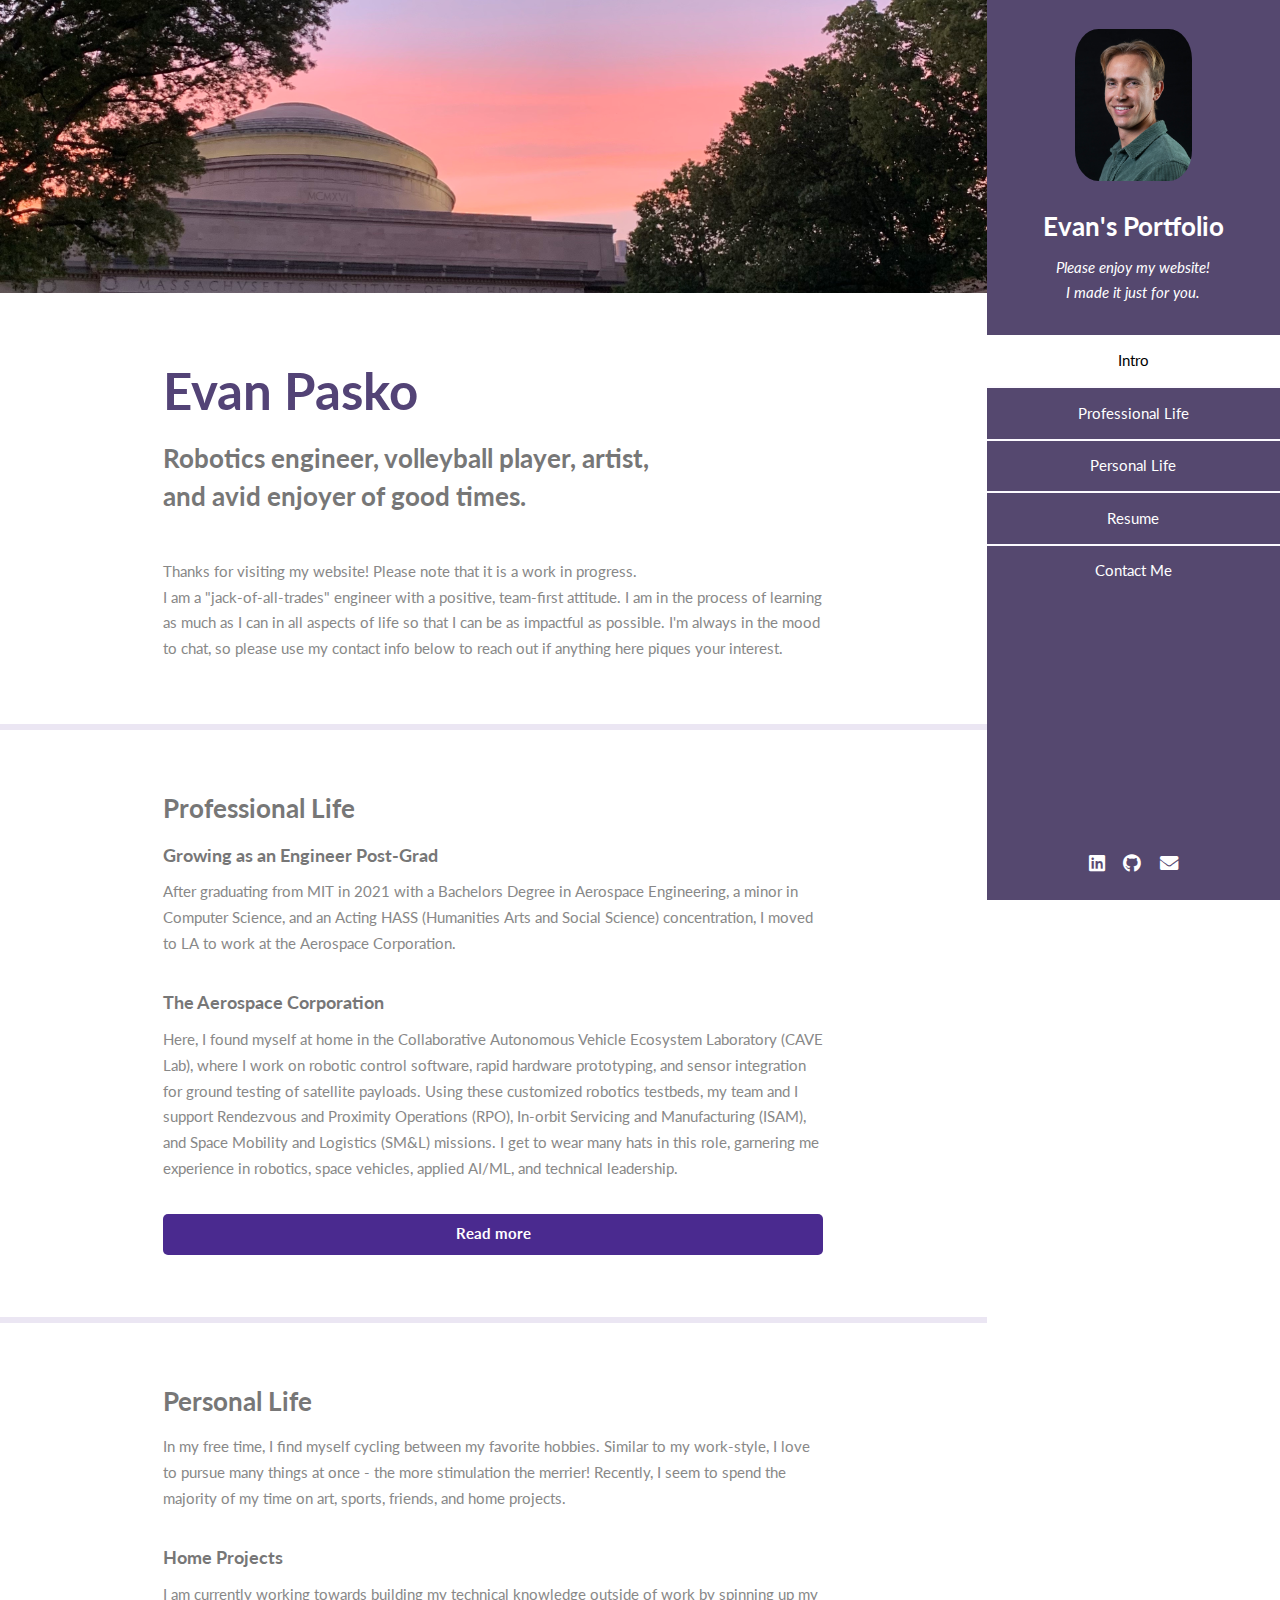
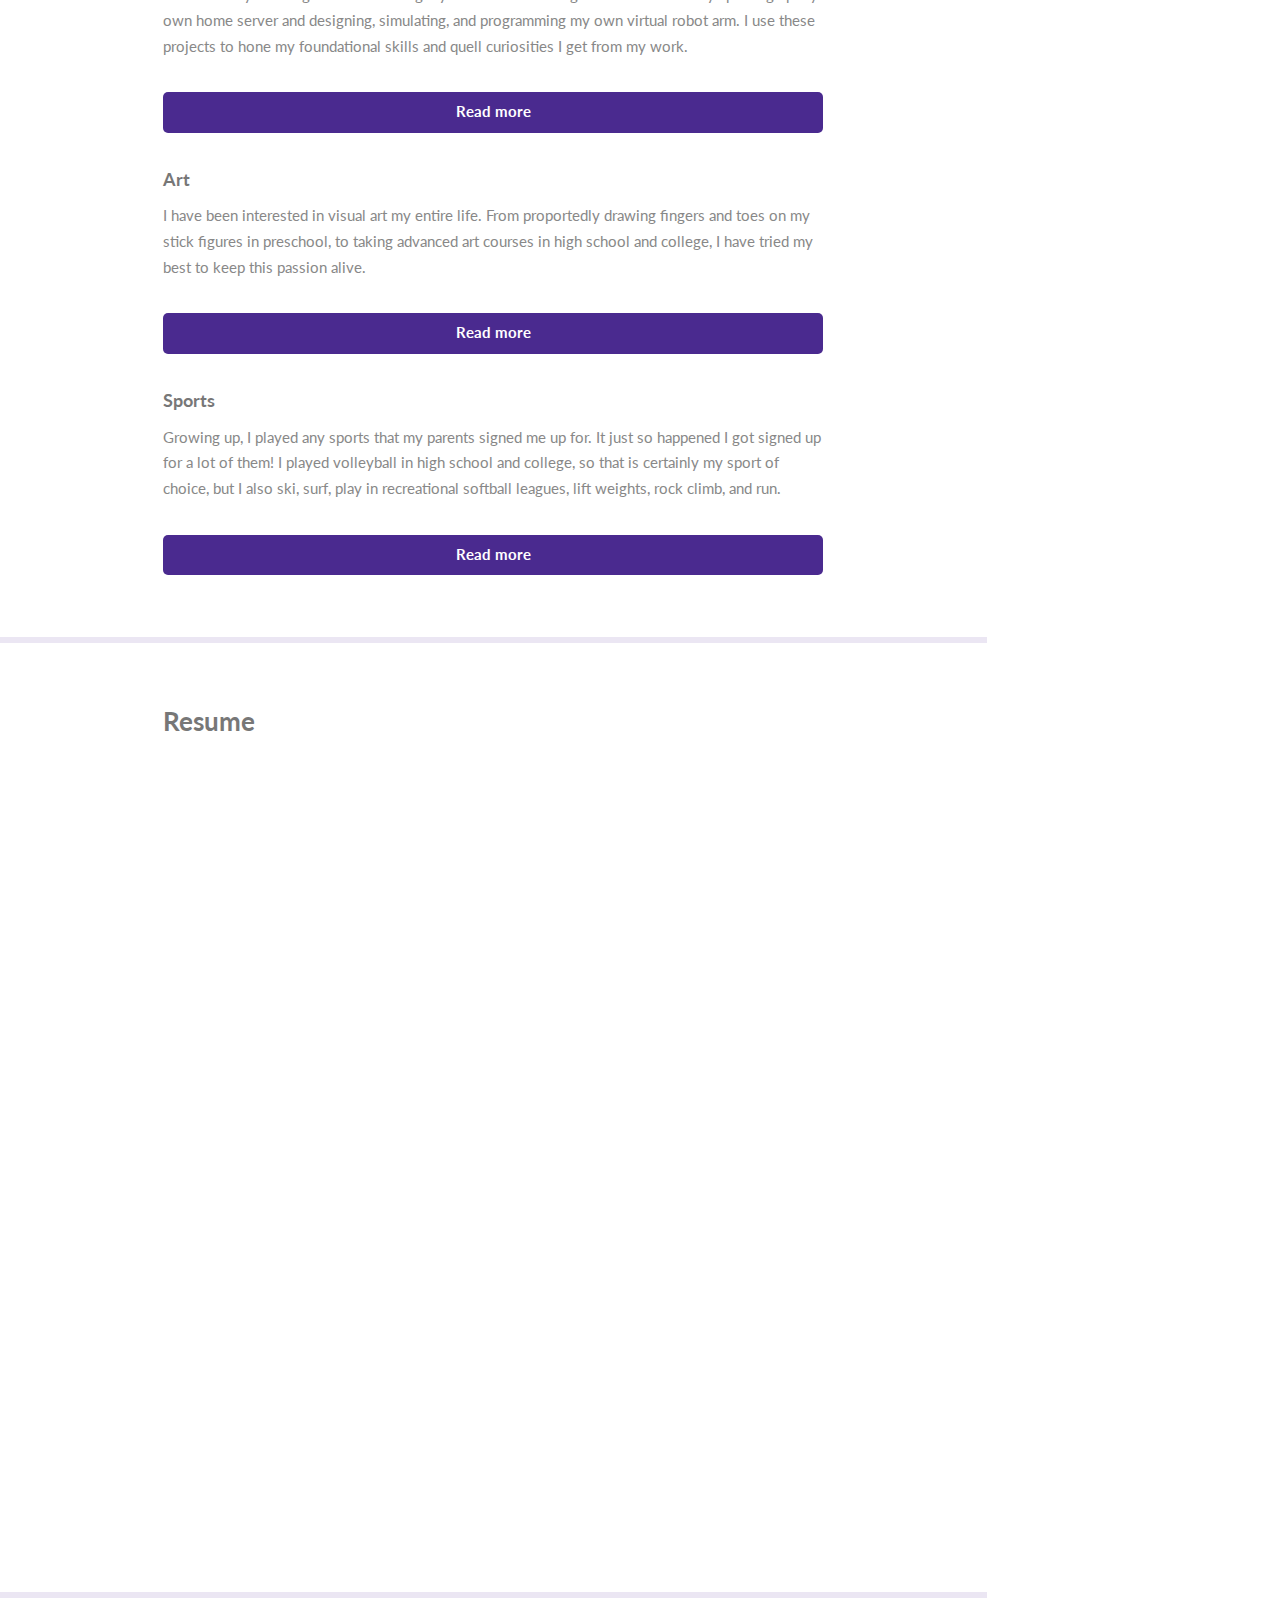
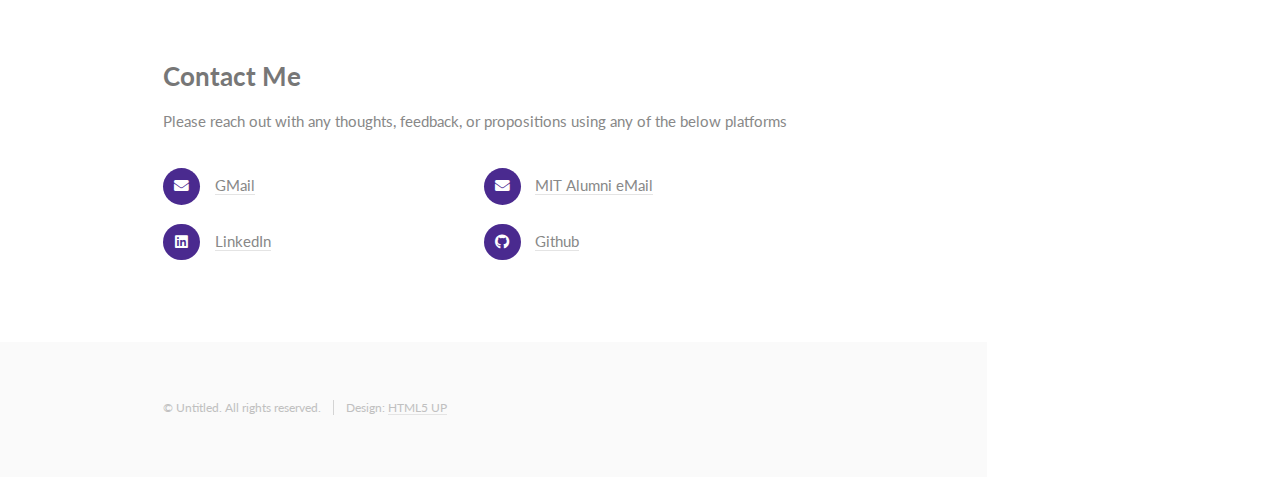
<file: src/index.html>
<!DOCTYPE HTML>
<!--
	Original template:
	Read Only by HTML5 UP
	html5up.net | @ajlkn
	Free for personal and commercial use under the CCA 3.0 license (html5up.net/license)

	Commenting encoding:
	HEADER: main introduction with large font title and brief introduction
	SIDE-BANNER: banner with portrait and easy access links to sections
	SECTION-N: sections of home page for professional, personal, contact, etc.
	PAGE-N: page corresponding to buttons mapped out in specific sections

	Use ctrl+f and search for the sections for easy updates using all-caps!
-->

<html>
	<head>
		<title>Evan Pasko</title>
		<meta charset="utf-8" />
		<meta name="viewport" content="width=device-width, initial-scale=1, user-scalable=no" />
		<link rel="stylesheet" href="assets/css/main.css" />
	</head>
	<body class="is-preload">

		<!-- HEADER -->
			<section id="header">
				<header>
					<span class="image avatar"><img src="images/aerospace_portrait.jpg" alt="Yours truly" /></span>
					<h1 id="logo"><a href="#">Evan's Portfolio</a></h1>
					<p>Please enjoy my website!<br />
					I made it just for you.</p>
				</header>
				<nav id="nav">
					<ul>
						<li><a href="#one" class="active">Intro</a></li>
						<li><a href="#two">Professional Life</a></li>
						<li><a href="#three">Personal Life</a></li>
						<li><a href="#four">Resume</a></li>
						<li><a href="#five">Contact Me</a></li>
					</ul>
				</nav>
				<footer>
					<ul class="icons">
						<li><a href="#" class="icon brands fa-linkedin"><span class="label">LinkedIn</span></a></li>
						<li><a href="#" class="icon brands fa-github"><span class="label">Github</span></a></li>
						<li><a href="#" class="icon solid fa-envelope"><span class="label">Email</span></a></li>
					</ul>
				</footer>
			</section>

		<!-- Wrapper -->
			<div id="wrapper">

				<!-- Main -->
					<div id="main">

						<!-- One -->
							<section id="one">
								<div class="image main" data-position="center">
									<img src="images/mit_skyline.jpg" alt="" />
								</div>
								<div class="container">
									<header class="major">
										<h2>Evan Pasko</h2>
										<p>Robotics engineer, volleyball player, artist,  <br />
											and avid enjoyer of good times.</p>
									</header>
									<p>Thanks for visiting my website! Please note that it is a work in progress. <br>I am a "jack-of-all-trades" engineer with a positive, team-first attitude. 
										I am in the process of learning as much as I can in all aspects of life so that I can be as impactful as possible.
										I'm always in the mood to chat, so please use my contact info below to reach out if anything here piques your interest.</p>
								</div>
							</section>

						<!-- Two -->
							<section id="two">
								<div class="container">
									<h3>Professional Life</h3>
									<h4>Growing as an Engineer Post-Grad</h4>
									<p>After graduating from MIT in 2021 with a Bachelors Degree in Aerospace Engineering, a minor in Computer Science, and an Acting HASS (Humanities Arts and Social Science) concentration, I moved to LA
										to work at the Aerospace Corporation. 
									</p>
									<h4>The Aerospace Corporation</h4>
									<p>
										Here, I found myself at home in the Collaborative Autonomous Vehicle Ecosystem Laboratory (CAVE Lab), 
										where I work on robotic control software, rapid hardware prototyping, and 
										sensor integration for ground testing of satellite payloads.
										Using these customized robotics testbeds, my team and I support Rendezvous and Proximity Operations (RPO), 
										In-orbit Servicing and Manufacturing (ISAM), and Space Mobility and Logistics (SM&L) missions.
										I get to wear many hats in this role, garnering me experience in robotics, space vehicles, applied AI/ML, and technical leadership.
									</p>

									<ul class="actions fit">
										<li><a href="pages/aerospace.html" class="button primary">Read more</a></li>
									</ul>
								</div>
							</section>

						<!-- Three -->
							<section id="three">
								<div class="container">
									<h3>Personal Life</h3>
									<p>
										In my free time, I find myself cycling between my favorite hobbies. Similar to my work-style, I love to pursue many things at once - the more stimulation the merrier!
										Recently, I seem to spend the majority of my time on art, sports, friends, and home projects. 
									</p>
										<h4>Home Projects</h4>
										<p>I am currently working towards building my technical knowledge outside of work by spinning up my own home server
											and designing, simulating, and programming my own virtual robot arm. I use these projects to hone my foundational skills
											and quell curiosities I get from my work. 
										</p>
										<ul class="actions fit">
											<li><a href="pages/projects.html" class="button primary">Read more</a></li>
										</ul>
											

										<h4>Art</h4>
											<p>I have been interested in visual art my entire life. From proportedly drawing fingers and toes on my stick figures in preschool, to taking advanced art courses
												in high school and college, I have tried my best to keep this passion alive. 
											</p>
											<ul class="actions fit">
												<li><a href="pages/art.html" class="button primary">Read more</a></li>
											</ul>

										<h4>Sports</h4>
											<p>Growing up, I played any sports that my parents signed me up for. It just so happened I got signed up for a lot of them! I played volleyball in high school and college,
												so that is certainly my sport of choice, but I also ski, surf, play in recreational softball leagues, lift weights, rock climb, and run. 
											</p>
											<ul class="actions fit">
												<li><a href="pages/sports.html" class="button primary">Read more</a></li>
											</ul>

								</div>
							</section>
              <section id="four">
                <div class="container">
                  <article>
                  <h3>Resume</h3>
                    <iframe
                      class="Resume"
                      src="assets/EvanPaskoResume2025.pdf"
                      width= "90%"
                      height= "800px">
                    </iframe> 
                  </article>
                </div>
              </section>
							<!-- Four -->
							<section id="five">
								<div class="container">
									<h3>Contact Me</h3>
									<p>
										Please reach out with any thoughts, feedback, or propositions using any of the below platforms
									</p>
									<ul class="feature-icons">
										<li class="icon solid fa-envelope"> <a href="mailto:etpasko@gmail.com"> GMail</a></li>
										<li class="icon solid fa-envelope"> <a href="mailto:etpasko@alum.mit.edu"> MIT Alumni eMail</a></li>										
										<li class="icon brands fa-linkedin"> <a href="https://www.linkedin.com/in/evan-pasko-bb62b4151/"> LinkedIn</a></li>
										<li class="icon brands fa-github"> <a href="https://github.com/evanpasko"> Github</a></li>
									</ul>								
								</div>
							</section>
					</div>

				<!-- Footer -->
					<section id="footer">
						<div class="container">
							<ul class="copyright">
								<li>&copy; Untitled. All rights reserved.</li><li>Design: <a href="http://html5up.net">HTML5 UP</a></li>
							</ul>
						</div>
					</section>

			</div>

		<!-- Scripts -->
			<script src="assets/js/jquery.min.js"></script>
			<script src="assets/js/jquery.scrollex.min.js"></script>
			<script src="assets/js/jquery.scrolly.min.js"></script>
			<script src="assets/js/browser.min.js"></script>
			<script src="assets/js/breakpoints.min.js"></script>
			<script src="assets/js/util.js"></script>
			<script src="assets/js/main.js"></script>

	</body>
</html>
</file>
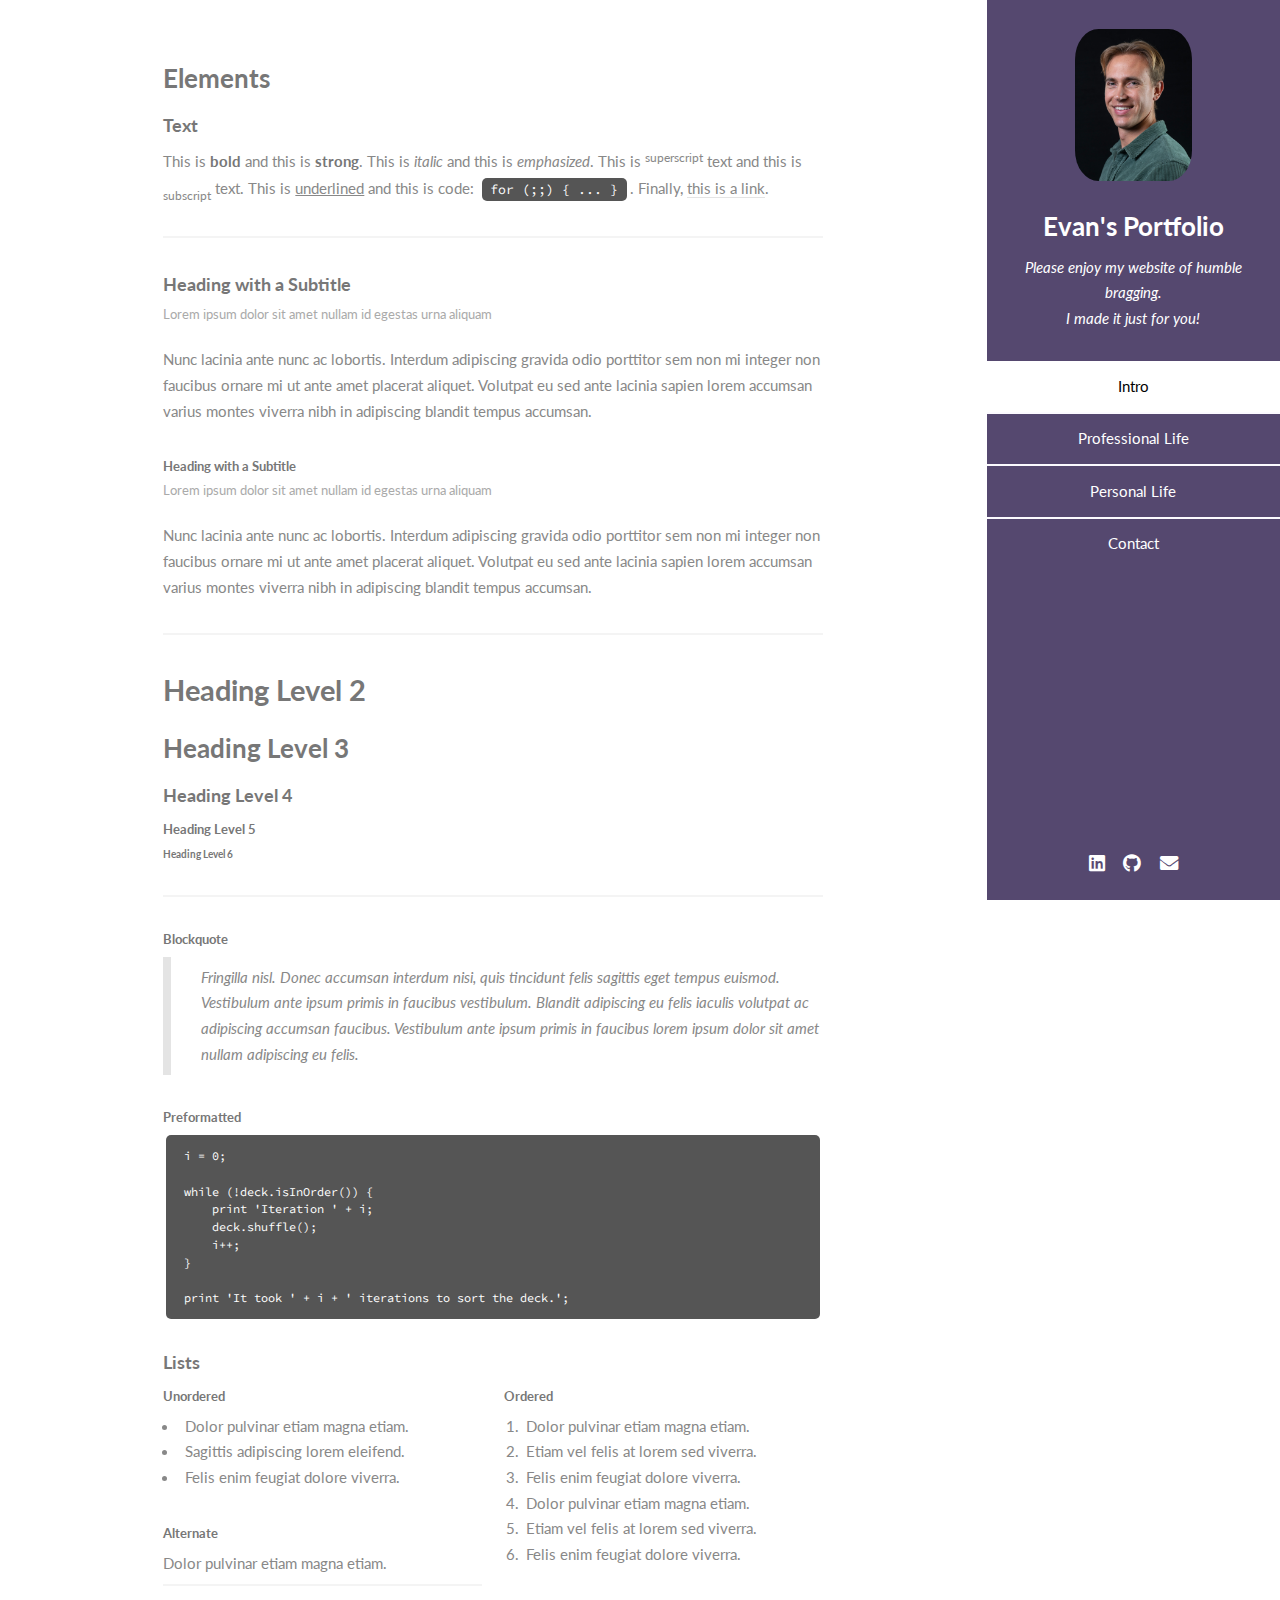
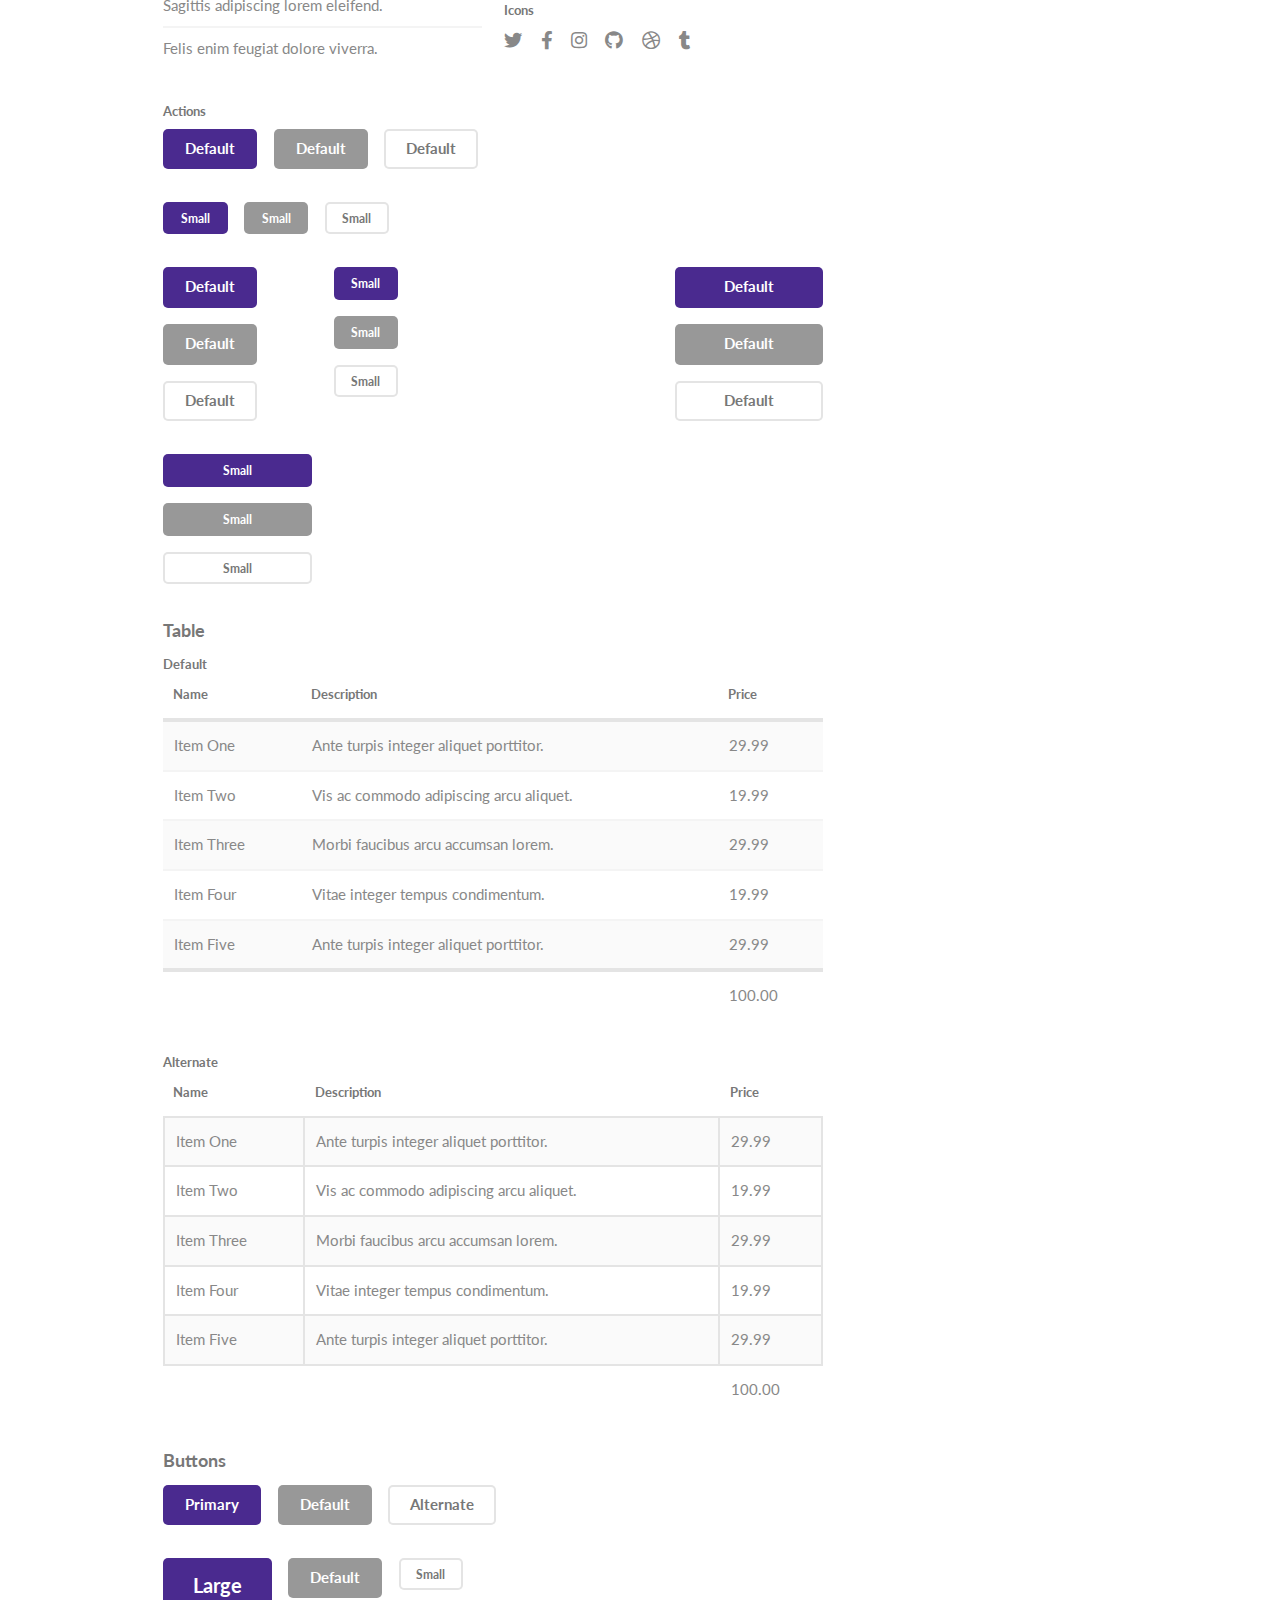
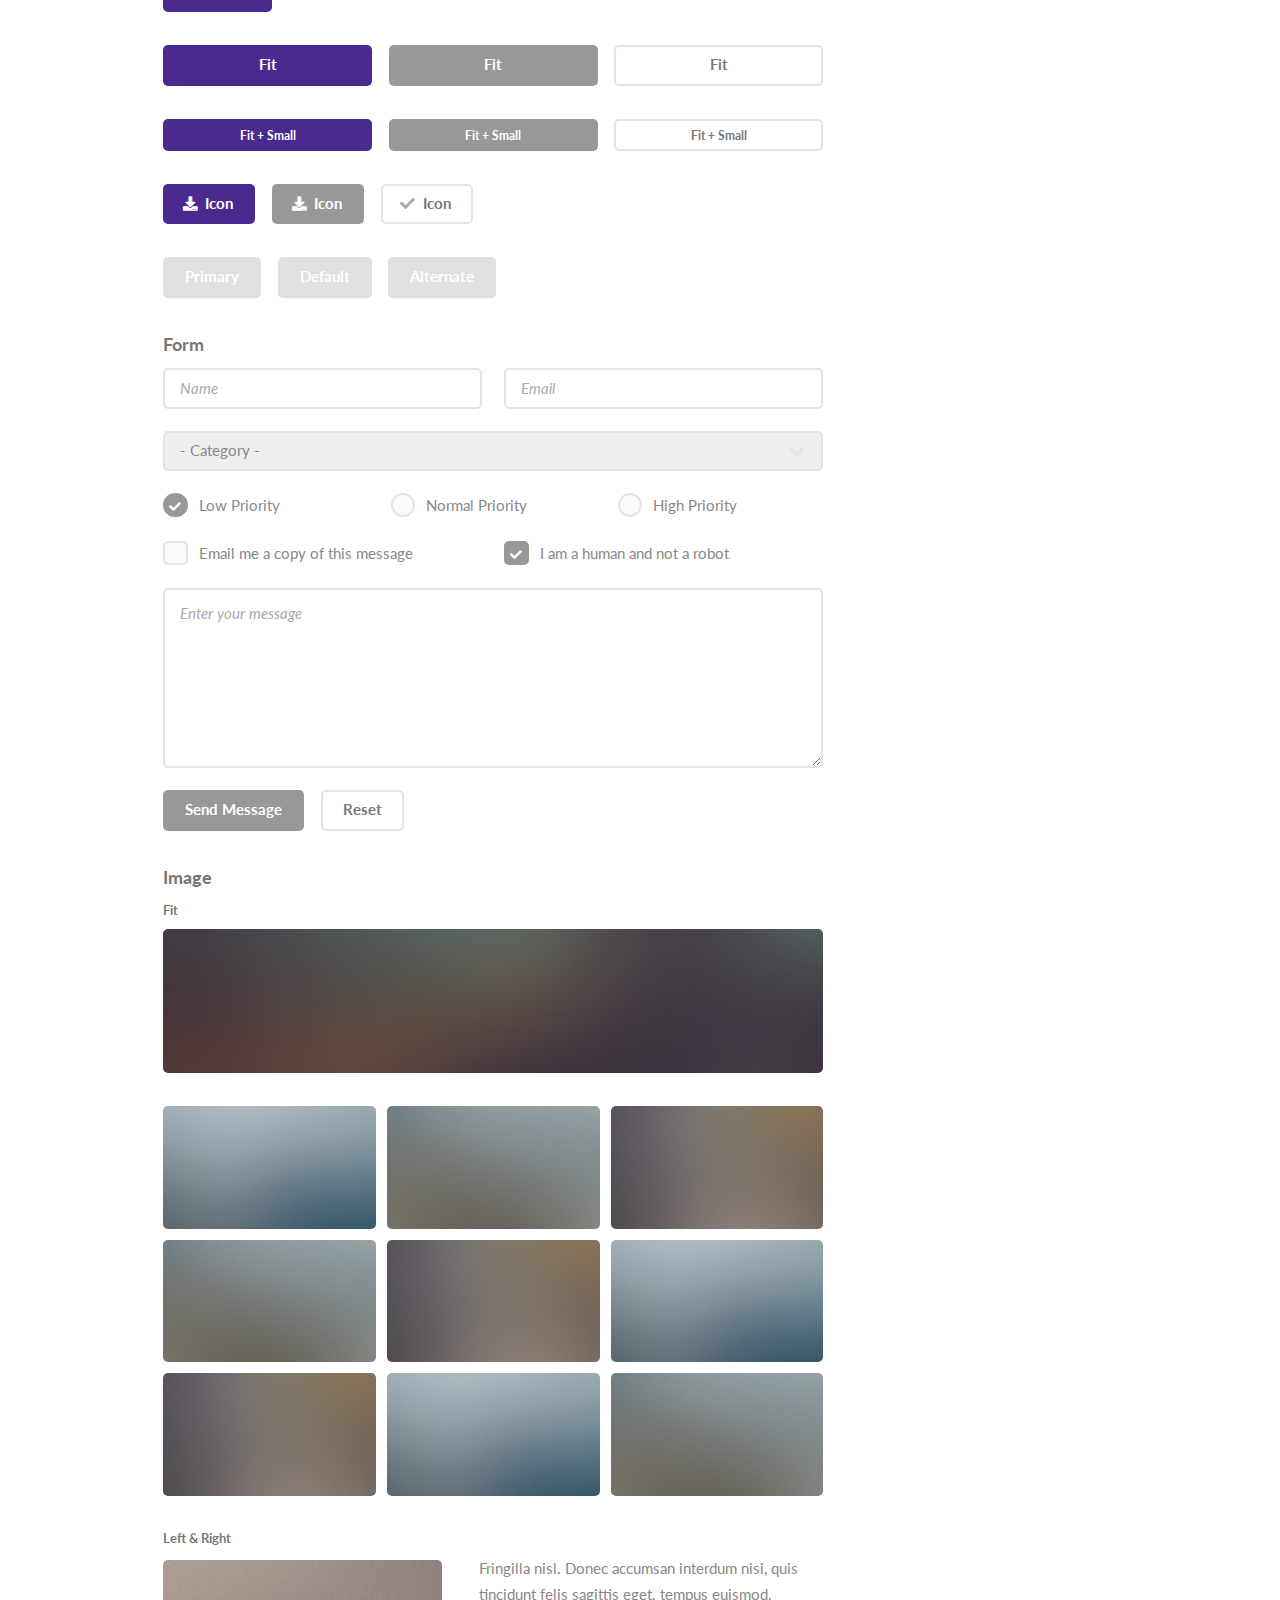
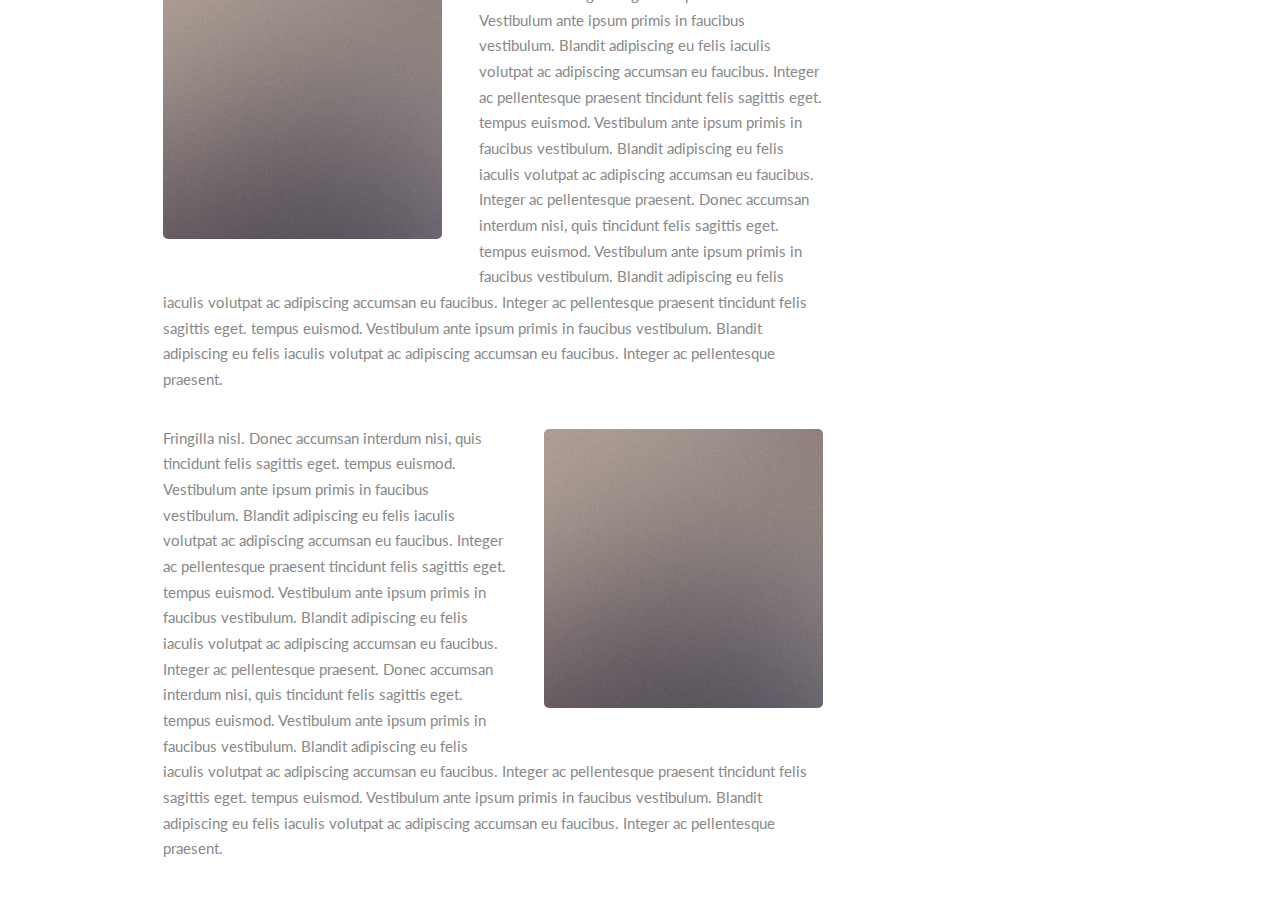
<file: src/example.html>
<!DOCTYPE HTML>
<!--
	Original template:
	Read Only by HTML5 UP
	html5up.net | @ajlkn
	Free for personal and commercial use under the CCA 3.0 license (html5up.net/license)

	Commenting encoding:
	HEADER: main introduction with large font title and brief introduction
	SIDE-BANNER: banner with portrait and easy access links to sections
	SECTION-N: sections of home page for professional, personal, contact, etc.
	PAGE-N: page corresponding to buttons mapped out in specific sections

	Use ctrl+f and search for the sections for easy updates using all-caps!
-->

<html>
	<head>
		<title>Evan Pasko</title>
		<meta charset="utf-8" />
		<meta name="viewport" content="width=device-width, initial-scale=1, user-scalable=no" />
		<link rel="stylesheet" href="assets/css/main.css" />
	</head>
	<body class="is-preload">

		<!-- HEADER -->
			<section id="header">
				<header>
					<span class="image avatar"><img src="images/aerospace_portrait.jpg" alt="Yours truly" /></span>
					<h1 id="logo"><a href="#">Evan's Portfolio</a></h1>
					<p>Please enjoy my website of humble bragging.<br />
					I made it just for you!</p>
				</header>
				<nav id="nav">
					<ul>
						<li><a href="#one" class="active">Intro</a></li>
						<li><a href="#two">Professional Life</a></li>
						<li><a href="#three">Personal Life</a></li>
						<li><a href="#four">Contact</a></li>
					</ul>
				</nav>
				<footer>
					<ul class="icons">
						<li><a href="#" class="icon brands fa-linkedin"><span class="label">LinkedIn</span></a></li>
						<li><a href="#" class="icon brands fa-github"><span class="label">Github</span></a></li>
						<li><a href="#" class="icon solid fa-envelope"><span class="label">Email</span></a></li>
					</ul>
				</footer>
			</section>

		<!-- Wrapper -->
			<div id="wrapper">

				<!-- Main -->
					<div id="main">
							<section id="five">
								<div class="container">
									<h3>Elements</h3>

									<section>
										<h4>Text</h4>
										<p>This is <b>bold</b> and this is <strong>strong</strong>. This is <i>italic</i> and this is <em>emphasized</em>.
										This is <sup>superscript</sup> text and this is <sub>subscript</sub> text.
										This is <u>underlined</u> and this is code: <code>for (;;) { ... }</code>. Finally, <a href="#">this is a link</a>.</p>
										<hr />
										<header>
											<h4>Heading with a Subtitle</h4>
											<p>Lorem ipsum dolor sit amet nullam id egestas urna aliquam</p>
										</header>
										<p>Nunc lacinia ante nunc ac lobortis. Interdum adipiscing gravida odio porttitor sem non mi integer non faucibus ornare mi ut ante amet placerat aliquet. Volutpat eu sed ante lacinia sapien lorem accumsan varius montes viverra nibh in adipiscing blandit tempus accumsan.</p>
										<header>
											<h5>Heading with a Subtitle</h5>
											<p>Lorem ipsum dolor sit amet nullam id egestas urna aliquam</p>
										</header>
										<p>Nunc lacinia ante nunc ac lobortis. Interdum adipiscing gravida odio porttitor sem non mi integer non faucibus ornare mi ut ante amet placerat aliquet. Volutpat eu sed ante lacinia sapien lorem accumsan varius montes viverra nibh in adipiscing blandit tempus accumsan.</p>
										<hr />
										<h2>Heading Level 2</h2>
										<h3>Heading Level 3</h3>
										<h4>Heading Level 4</h4>
										<h5>Heading Level 5</h5>
										<h6>Heading Level 6</h6>
										<hr />
										<h5>Blockquote</h5>
										<blockquote>Fringilla nisl. Donec accumsan interdum nisi, quis tincidunt felis sagittis eget tempus euismod. Vestibulum ante ipsum primis in faucibus vestibulum. Blandit adipiscing eu felis iaculis volutpat ac adipiscing accumsan faucibus. Vestibulum ante ipsum primis in faucibus lorem ipsum dolor sit amet nullam adipiscing eu felis.</blockquote>
										<h5>Preformatted</h5>
										<pre><code>i = 0;

while (!deck.isInOrder()) {
    print 'Iteration ' + i;
    deck.shuffle();
    i++;
}

print 'It took ' + i + ' iterations to sort the deck.';</code></pre>
									</section>

									<section>
										<h4>Lists</h4>
										<div class="row">
											<div class="col-6 col-12-xsmall">
												<h5>Unordered</h5>
												<ul>
													<li>Dolor pulvinar etiam magna etiam.</li>
													<li>Sagittis adipiscing lorem eleifend.</li>
													<li>Felis enim feugiat dolore viverra.</li>
												</ul>
												<h5>Alternate</h5>
												<ul class="alt">
													<li>Dolor pulvinar etiam magna etiam.</li>
													<li>Sagittis adipiscing lorem eleifend.</li>
													<li>Felis enim feugiat dolore viverra.</li>
												</ul>
											</div>
											<div class="col-6 col-12-xsmall">
												<h5>Ordered</h5>
												<ol>
													<li>Dolor pulvinar etiam magna etiam.</li>
													<li>Etiam vel felis at lorem sed viverra.</li>
													<li>Felis enim feugiat dolore viverra.</li>
													<li>Dolor pulvinar etiam magna etiam.</li>
													<li>Etiam vel felis at lorem sed viverra.</li>
													<li>Felis enim feugiat dolore viverra.</li>
												</ol>
												<h5>Icons</h5>
												<ul class="icons">
													<li><a href="#" class="icon brands fa-twitter"><span class="label">Twitter</span></a></li>
													<li><a href="#" class="icon brands fa-facebook-f"><span class="label">Facebook</span></a></li>
													<li><a href="#" class="icon brands fa-instagram"><span class="label">Instagram</span></a></li>
													<li><a href="#" class="icon brands fa-github"><span class="label">Github</span></a></li>
													<li><a href="#" class="icon brands fa-dribbble"><span class="label">Dribbble</span></a></li>
													<li><a href="#" class="icon brands fa-tumblr"><span class="label">Tumblr</span></a></li>
												</ul>
											</div>
										</div>
										<h5>Actions</h5>
										<ul class="actions">
											<li><a href="#" class="button primary">Default</a></li>
											<li><a href="#" class="button">Default</a></li>
											<li><a href="#" class="button alt">Default</a></li>
										</ul>
										<ul class="actions small">
											<li><a href="#" class="button primary small">Small</a></li>
											<li><a href="#" class="button small">Small</a></li>
											<li><a href="#" class="button alt small">Small</a></li>
										</ul>
										<div class="row">
											<div class="col-3 col-6-medium col-12-xsmall">
												<ul class="actions stacked">
													<li><a href="#" class="button primary">Default</a></li>
													<li><a href="#" class="button">Default</a></li>
													<li><a href="#" class="button alt">Default</a></li>
												</ul>
											</div>
											<div class="col-3 col-6 col-12-xsmall">
												<ul class="actions stacked">
													<li><a href="#" class="button primary small">Small</a></li>
													<li><a href="#" class="button small">Small</a></li>
													<li><a href="#" class="button alt small">Small</a></li>
												</ul>
											</div>
											<div class="col-3 col-6-medium col-12-xsmall">
												<ul class="actions stacked">
													<li><a href="#" class="button primary fit">Default</a></li>
													<li><a href="#" class="button fit">Default</a></li>
													<li><a href="#" class="button alt fit">Default</a></li>
												</ul>
											</div>
											<div class="col-3 col-6-medium col-12-xsmall">
												<ul class="actions stacked">
													<li><a href="#" class="button primary small fit">Small</a></li>
													<li><a href="#" class="button small fit">Small</a></li>
													<li><a href="#" class="button alt small fit">Small</a></li>
												</ul>
											</div>
										</div>
									</section>

									<section>
										<h4>Table</h4>
										<h5>Default</h5>
										<div class="table-wrapper">
											<table>
												<thead>
													<tr>
														<th>Name</th>
														<th>Description</th>
														<th>Price</th>
													</tr>
												</thead>
												<tbody>
													<tr>
														<td>Item One</td>
														<td>Ante turpis integer aliquet porttitor.</td>
														<td>29.99</td>
													</tr>
													<tr>
														<td>Item Two</td>
														<td>Vis ac commodo adipiscing arcu aliquet.</td>
														<td>19.99</td>
													</tr>
													<tr>
														<td>Item Three</td>
														<td> Morbi faucibus arcu accumsan lorem.</td>
														<td>29.99</td>
													</tr>
													<tr>
														<td>Item Four</td>
														<td>Vitae integer tempus condimentum.</td>
														<td>19.99</td>
													</tr>
													<tr>
														<td>Item Five</td>
														<td>Ante turpis integer aliquet porttitor.</td>
														<td>29.99</td>
													</tr>
												</tbody>
												<tfoot>
													<tr>
														<td colspan="2"></td>
														<td>100.00</td>
													</tr>
												</tfoot>
											</table>
										</div>

										<h5>Alternate</h5>
										<div class="table-wrapper">
											<table class="alt">
												<thead>
													<tr>
														<th>Name</th>
														<th>Description</th>
														<th>Price</th>
													</tr>
												</thead>
												<tbody>
													<tr>
														<td>Item One</td>
														<td>Ante turpis integer aliquet porttitor.</td>
														<td>29.99</td>
													</tr>
													<tr>
														<td>Item Two</td>
														<td>Vis ac commodo adipiscing arcu aliquet.</td>
														<td>19.99</td>
													</tr>
													<tr>
														<td>Item Three</td>
														<td> Morbi faucibus arcu accumsan lorem.</td>
														<td>29.99</td>
													</tr>
													<tr>
														<td>Item Four</td>
														<td>Vitae integer tempus condimentum.</td>
														<td>19.99</td>
													</tr>
													<tr>
														<td>Item Five</td>
														<td>Ante turpis integer aliquet porttitor.</td>
														<td>29.99</td>
													</tr>
												</tbody>
												<tfoot>
													<tr>
														<td colspan="2"></td>
														<td>100.00</td>
													</tr>
												</tfoot>
											</table>
										</div>
									</section>

									<section>
										<h4>Buttons</h4>
										<ul class="actions">
											<li><a href="#" class="button primary">Primary</a></li>
											<li><a href="#" class="button">Default</a></li>
											<li><a href="#" class="button alt">Alternate</a></li>
										</ul>
										<ul class="actions">
											<li><a href="#" class="button primary large">Large</a></li>
											<li><a href="#" class="button">Default</a></li>
											<li><a href="#" class="button alt small">Small</a></li>
										</ul>
										<ul class="actions fit">
											<li><a href="#" class="button primary fit">Fit</a></li>
											<li><a href="#" class="button fit">Fit</a></li>
											<li><a href="#" class="button alt fit">Fit</a></li>
										</ul>
										<ul class="actions fit small">
											<li><a href="#" class="button primary fit small">Fit + Small</a></li>
											<li><a href="#" class="button fit small">Fit + Small</a></li>
											<li><a href="#" class="button alt fit small">Fit + Small</a></li>
										</ul>
										<ul class="actions">
											<li><a href="#" class="button primary icon solid fa-download">Icon</a></li>
											<li><a href="#" class="button icon solid fa-download">Icon</a></li>
											<li><a href="#" class="button alt icon solid fa-check">Icon</a></li>
										</ul>
										<ul class="actions">
											<li><span class="button primary disabled">Primary</span></li>
											<li><span class="button disabled">Default</span></li>
											<li><span class="button alt disabled">Alternate</span></li>
										</ul>
									</section>

									<section>
										<h4>Form</h4>
										<form method="post" action="#">
											<div class="row gtr-uniform">
												<div class="col-6 col-12-xsmall">
													<input type="text" name="demo-name" id="demo-name" value="" placeholder="Name" />
												</div>
												<div class="col-6 col-12-xsmall">
													<input type="email" name="demo-email" id="demo-email" value="" placeholder="Email" />
												</div>
												<div class="col-12">
													<select name="demo-category" id="demo-category">
														<option value="">- Category -</option>
														<option value="1">Manufacturing</option>
														<option value="1">Shipping</option>
														<option value="1">Administration</option>
														<option value="1">Human Resources</option>
													</select>
												</div>
												<div class="col-4 col-12-medium">
													<input type="radio" id="demo-priority-low" name="demo-priority" checked>
													<label for="demo-priority-low">Low Priority</label>
												</div>
												<div class="col-4 col-12-medium">
													<input type="radio" id="demo-priority-normal" name="demo-priority">
													<label for="demo-priority-normal">Normal Priority</label>
												</div>
												<div class="col-4 col-12-medium">
													<input type="radio" id="demo-priority-high" name="demo-priority">
													<label for="demo-priority-high">High Priority</label>
												</div>
												<div class="col-6 col-12-medium">
													<input type="checkbox" id="demo-copy" name="demo-copy">
													<label for="demo-copy">Email me a copy of this message</label>
												</div>
												<div class="col-6 col-12-medium">
													<input type="checkbox" id="demo-human" name="demo-human" checked>
													<label for="demo-human">I am a human and not a robot</label>
												</div>
												<div class="col-12">
													<textarea name="demo-message" id="demo-message" placeholder="Enter your message" rows="6"></textarea>
												</div>
												<div class="col-12">
													<ul class="actions">
														<li><input type="submit" value="Send Message" /></li>
														<li><input type="reset" value="Reset" class="alt" /></li>
													</ul>
												</div>
											</div>
										</form>
									</section>

									<section>
										<h4>Image</h4>
										<h5>Fit</h5>
										<span class="image fit"><img src="images/banner.jpg" alt="" /></span>
										<div class="box alt">
											<div class="row gtr-50 gtr-uniform">
												<div class="col-4"><span class="image fit"><img src="images/pic01.jpg" alt="" /></span></div>
												<div class="col-4"><span class="image fit"><img src="images/pic02.jpg" alt="" /></span></div>
												<div class="col-4"><span class="image fit"><img src="images/pic03.jpg" alt="" /></span></div>
												<div class="col-4"><span class="image fit"><img src="images/pic02.jpg" alt="" /></span></div>
												<div class="col-4"><span class="image fit"><img src="images/pic03.jpg" alt="" /></span></div>
												<div class="col-4"><span class="image fit"><img src="images/pic01.jpg" alt="" /></span></div>
												<div class="col-4"><span class="image fit"><img src="images/pic03.jpg" alt="" /></span></div>
												<div class="col-4"><span class="image fit"><img src="images/pic01.jpg" alt="" /></span></div>
												<div class="col-4"><span class="image fit"><img src="images/pic02.jpg" alt="" /></span></div>
											</div>
										</div>
										<h5>Left &amp; Right</h5>
										<p><span class="image left"><img src="images/avatar.jpg" alt="" /></span>Fringilla nisl. Donec accumsan interdum nisi, quis tincidunt felis sagittis eget. tempus euismod. Vestibulum ante ipsum primis in faucibus vestibulum. Blandit adipiscing eu felis iaculis volutpat ac adipiscing accumsan eu faucibus. Integer ac pellentesque praesent tincidunt felis sagittis eget. tempus euismod. Vestibulum ante ipsum primis in faucibus vestibulum. Blandit adipiscing eu felis iaculis volutpat ac adipiscing accumsan eu faucibus. Integer ac pellentesque praesent. Donec accumsan interdum nisi, quis tincidunt felis sagittis eget. tempus euismod. Vestibulum ante ipsum primis in faucibus vestibulum. Blandit adipiscing eu felis iaculis volutpat ac adipiscing accumsan eu faucibus. Integer ac pellentesque praesent tincidunt felis sagittis eget. tempus euismod. Vestibulum ante ipsum primis in faucibus vestibulum. Blandit adipiscing eu felis iaculis volutpat ac adipiscing accumsan eu faucibus. Integer ac pellentesque praesent.</p>
										<p><span class="image right"><img src="images/avatar.jpg" alt="" /></span>Fringilla nisl. Donec accumsan interdum nisi, quis tincidunt felis sagittis eget. tempus euismod. Vestibulum ante ipsum primis in faucibus vestibulum. Blandit adipiscing eu felis iaculis volutpat ac adipiscing accumsan eu faucibus. Integer ac pellentesque praesent tincidunt felis sagittis eget. tempus euismod. Vestibulum ante ipsum primis in faucibus vestibulum. Blandit adipiscing eu felis iaculis volutpat ac adipiscing accumsan eu faucibus. Integer ac pellentesque praesent. Donec accumsan interdum nisi, quis tincidunt felis sagittis eget. tempus euismod. Vestibulum ante ipsum primis in faucibus vestibulum. Blandit adipiscing eu felis iaculis volutpat ac adipiscing accumsan eu faucibus. Integer ac pellentesque praesent tincidunt felis sagittis eget. tempus euismod. Vestibulum ante ipsum primis in faucibus vestibulum. Blandit adipiscing eu felis iaculis volutpat ac adipiscing accumsan eu faucibus. Integer ac pellentesque praesent.</p>
									</section>

								</div>
							</section>
                        </div>
                    </div>
    </body>
</html>
</file>
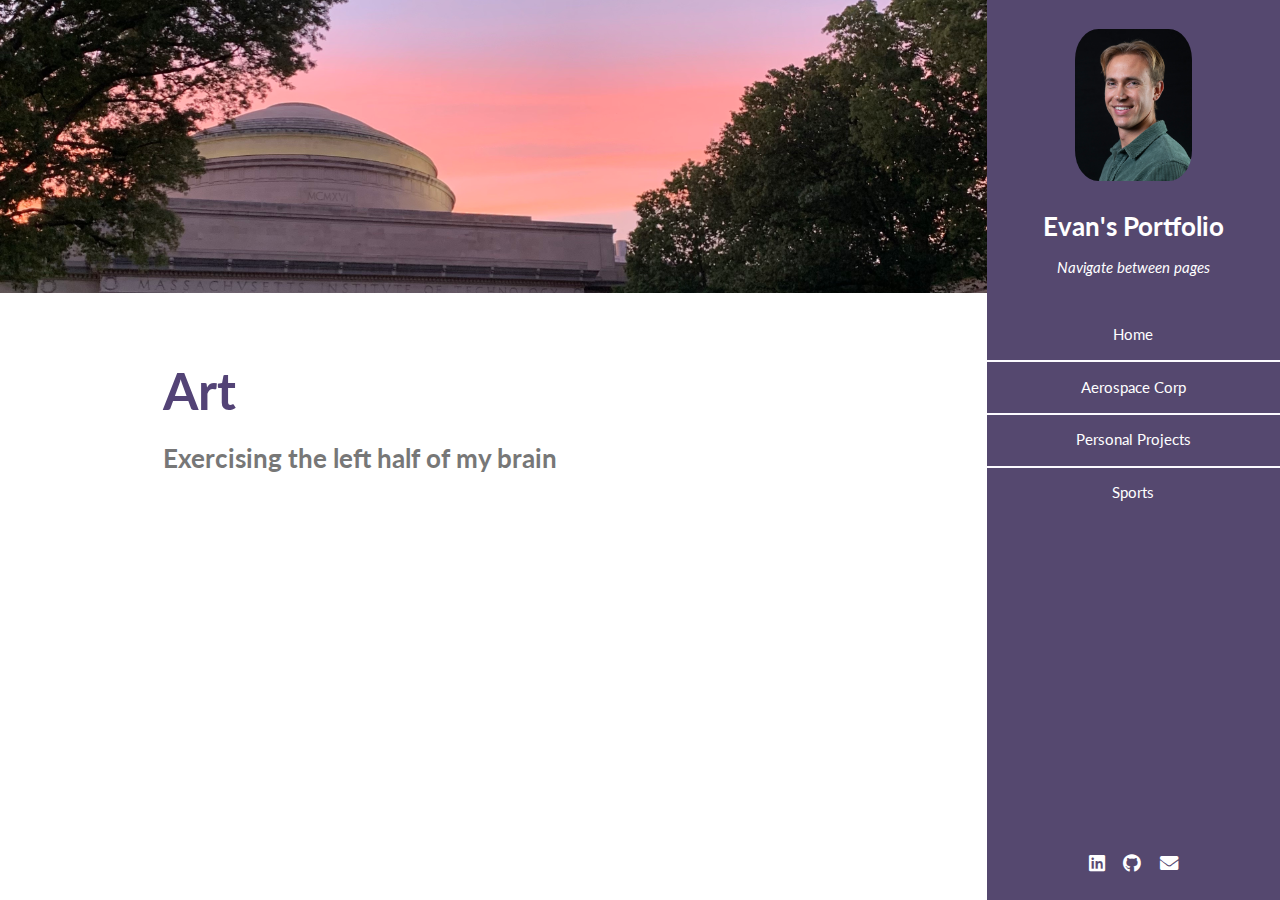
<file: src/pages/art.html>
<!DOCTYPE HTML>
<!--
	Original template:
	Read Only by HTML5 UP
	html5up.net | @ajlkn
	Free for personal and commercial use under the CCA 3.0 license (html5up.net/license)

	Commenting encoding:
	HEADER: main introduction with large font title and brief introduction
	SIDE-BANNER: banner with portrait and easy access links to sections
	SECTION-N: sections of home page for professional, personal, contact, etc.
	PAGE-N: page corresponding to buttons mapped out in specific sections

	Use ctrl+f and search for the sections for easy updates using all-caps!
-->

<html>
	<head>
		<title>Evan Pasko</title>
		<meta charset="utf-8" />
		<meta name="viewport" content="width=device-width, initial-scale=1, user-scalable=no" />
		<link rel="stylesheet" href="../assets/css/main.css" />
	</head>
	<body class="is-preload">

  <!-- HEADER -->
  <section id="header">
    <header>
      <span class="image avatar"><img src="../images/aerospace_portrait.jpg" alt="Yours truly" /></span>
      <h1 id="logo"><a href="#">Evan's Portfolio</a></h1>
      <p>Navigate between pages</p>
    </header>
    <nav id="nav">
      <ul>
        <li><a href="../index.html">Home</a></li>
        <li><a href="aerospace.html">Aerospace Corp</a></li>
        <li><a href="projects.html">Personal Projects</a></li>
        <li><a href="sports.html">Sports</a></li>
      </ul>
    </nav>
    <footer>
      <ul class="icons">
        <li><a href="#" class="icon brands fa-linkedin"><span class="label">LinkedIn</span></a></li>
        <li><a href="#" class="icon brands fa-github"><span class="label">Github</span></a></li>
        <li><a href="#" class="icon solid fa-envelope"><span class="label">Email</span></a></li>
      </ul>
    </footer>
  </section>

  <!-- Wrapper -->
  <div id="wrapper">

    <!-- Main -->
    <div id="main">
      <section id="">
        <div class="image main" data-position="center">
          <img src="../images/mit_skyline.jpg" alt="" />
        </div>
        <div class="container">
          <header class="major">
            <h2>Art</h2>
            <p>Exercising the left half of my brain</p>
          </header>
        </div>
      </section>
    </div>
  </div>
  </body>
</html>
</file>
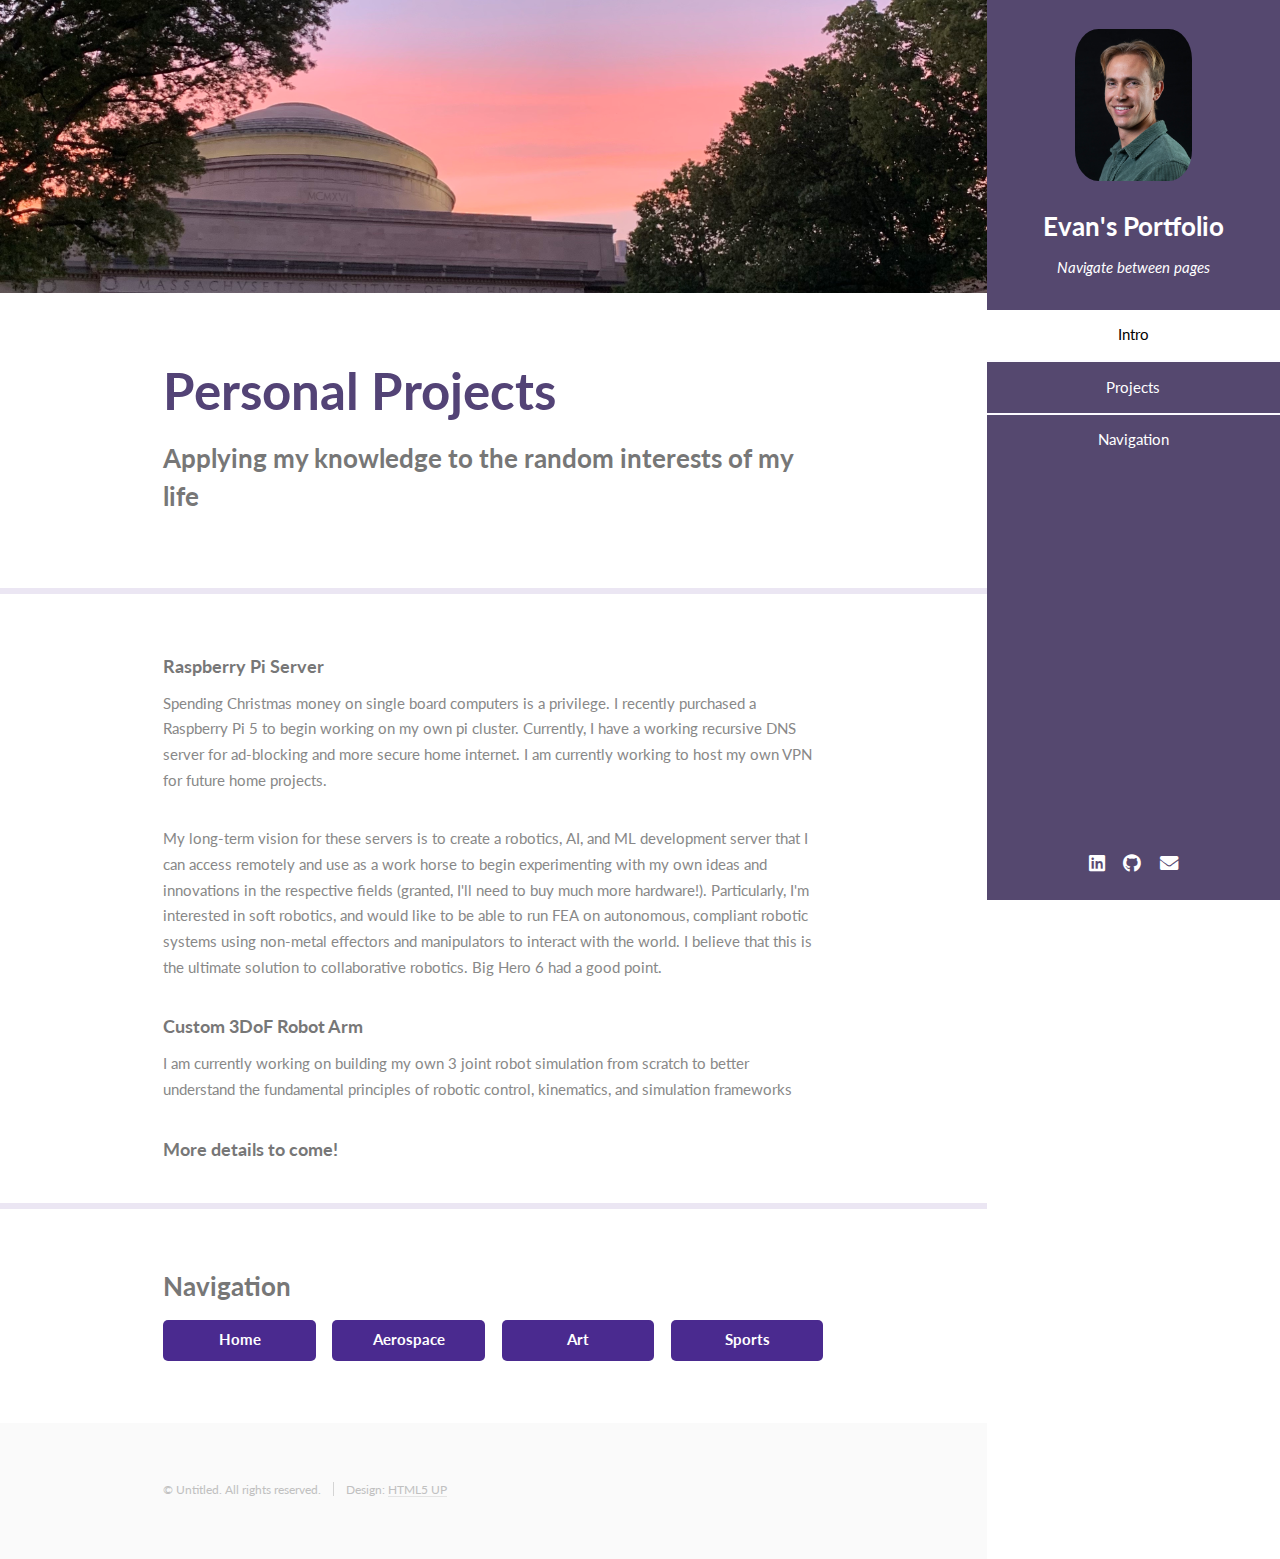
<file: src/pages/projects.html>
<!DOCTYPE HTML>
<!--
	Original template:
	Read Only by HTML5 UP
	html5up.net | @ajlkn
	Free for personal and commercial use under the CCA 3.0 license (html5up.net/license)

	Commenting encoding:
	HEADER: main introduction with large font title and brief introduction
	SIDE-BANNER: banner with portrait and easy access links to sections
	SECTION-N: sections of home page for professional, personal, contact, etc.
	PAGE-N: page corresponding to buttons mapped out in specific sections

	Use ctrl+f and search for the sections for easy updates using all-caps!
-->

<html>
	<head>
		<title>Evan Pasko</title>
		<meta charset="utf-8" />
		<meta name="viewport" content="width=device-width, initial-scale=1, user-scalable=no" />
		<link rel="stylesheet" href="../assets/css/main.css" />
	</head>
	<body class="is-preload">

  <!-- HEADER -->
  <section id="header">
    <header>
      <span class="image avatar"><img src="../images/aerospace_portrait.jpg" alt="Yours truly" /></span>
      <h1 id="logo"><a href="#">Evan's Portfolio</a></h1>
      <p>Navigate between pages</p>
    </header>
    <nav id="nav">
      <ul>
        <li><a href="#main">Intro</a></li>
        <li><a href="#body">Projects</a></li>
        <li><a href="#navigation">Navigation</a></li>
      </ul>
    </nav>
    <footer>
      <ul class="icons">
        <li><a href="#" class="icon brands fa-linkedin"><span class="label">LinkedIn</span></a></li>
        <li><a href="#" class="icon brands fa-github"><span class="label">Github</span></a></li>
        <li><a href="#" class="icon solid fa-envelope"><span class="label">Email</span></a></li>
      </ul>
    </footer>
  </section>

  <!-- Wrapper -->
  <div id="wrapper">

    <!-- Main -->
    <div id="main">
      <section id="main">
        <div class="image main" data-position="center">
          <img src="../images/mit_skyline.jpg" alt="" />
        </div>
        <div class="container">
          <header class="major">
            <h2>Personal Projects</h2>
            <p>Applying my knowledge to the random interests of my life</p>
          </header>
        </div>
      </section>
      <section id="body">
        <div class="container">
          <article>
            <h4>Raspberry Pi Server</h4>
          <p>Spending Christmas money on single board computers is a privilege. I recently purchased a Raspberry Pi 5 to begin working on my own pi cluster. Currently, I have
            a working recursive DNS server for ad-blocking and more secure home internet. I am currently working to host my own VPN for future home projects.
          </p>
          <p>My long-term vision for these servers is to create a robotics, AI, and ML development server that I can access remotely and use as a work horse to begin experimenting
            with my own ideas and innovations in the respective fields (granted, I'll need to buy much more hardware!). Particularly, I'm interested in soft robotics, and would like to be able to run FEA on autonomous, compliant robotic systems
            using non-metal effectors and manipulators to interact with the world. I believe that this is the ultimate solution to collaborative robotics. Big Hero 6 had a good point. 
          </p>
        <h4>Custom 3DoF Robot Arm</h4>
          <p>I am currently working on building my own 3 joint robot simulation from scratch to better understand the fundamental principles of robotic control, kinematics,
            and simulation frameworks
          </p>
          </article>
          <h4>More details to come!</h4>

        </div>
      </section>

      <section id="navigation">
        <div class="container">
          <h3>Navigation</h3>
            <ul class="actions fit">
              <li><a href="../index.html" class="button primary">Home</a></li>
              <li><a href="aerospace.html" class="button primary">Aerospace</a></li>
              <li><a href="art.html" class="button primary">Art</a></li>
              <li><a href="sports.html" class="button primary">Sports</a></li>
            </ul>
        </div>
        <!-- Footer -->
        <section id="footer">
          <div class="container">
            <ul class="copyright">
              <li>&copy; Untitled. All rights reserved.</li><li>Design: <a href="http://html5up.net">HTML5 UP</a></li>
            </ul>
          </div>
        </section>
      </section>
    </div>
    <!-- Scripts -->
    <script src="../assets/js/jquery.min.js"></script>
    <script src="../assets/js/jquery.scrollex.min.js"></script>
    <script src="../assets/js/jquery.scrolly.min.js"></script>
    <script src="../assets/js/browser.min.js"></script>
    <script src="../assets/js/breakpoints.min.js"></script>
    <script src="../assets/js/util.js"></script>
    <script src="../assets/js/main.js"></script>
    </div>
  </div>
  </body>
</html>
</file>
<file: src/assets/css/main.css>
@import url("fontawesome-all.min.css");
@import url("https://fonts.googleapis.com/css?family=Lato:400,400italic,700,700italic|Source+Code+Pro:400");

/*
	Read Only by HTML5 UP
	html5up.net | @ajlkn
	Free for personal and commercial use under the CCA 3.0 license (html5up.net/license)

	Commenting encoding:
	HEADER: main introduction with large font title and brief introduction
	SIDE-BANNER: banner with portrait and easy access links to sections
	SECTION-N: sections of home page for professional, personal, contact, etc.
	PAGE-N: page corresponding to buttons mapped out in specific sections

	Use ctrl+f and search for the sections for easy updates using all-caps!	
*/

html, body, div, span, applet, object,
iframe, h1, h2, h3, h4, h5, h6, p, blockquote,
pre, a, abbr, acronym, address, big, cite,
code, del, dfn, em, img, ins, kbd, q, s, samp,
small, strike, strong, sub, sup, tt, var, b,
u, i, center, dl, dt, dd, ol, ul, li, fieldset,
form, label, legend, table, caption, tbody,
tfoot, thead, tr, th, td, article, aside,
canvas, details, embed, figure, figcaption,
footer, header, hgroup, menu, nav, output, ruby,
section, summary, time, mark, audio, video {
	margin: 0;
	padding: 0;
	border: 0;
	font-size: 100%;
	font: inherit;
	vertical-align: baseline;}

article, aside, details, figcaption, figure,
footer, header, hgroup, menu, nav, section {
	display: block;}

body {
	line-height: 1;
}

ol, ul {
	list-style: none;
}

blockquote, q {
	quotes: none;
}

	blockquote:before, blockquote:after, q:before, q:after {
		content: '';
		content: none;
	}

table {
	border-collapse: collapse;
	border-spacing: 0;
}

body {
	-webkit-text-size-adjust: none;
}

mark {
	background-color: transparent;
	color: inherit;
}

input::-moz-focus-inner {
	border: 0;
	padding: 0;
}

input, select, textarea {
	-moz-appearance: none;
	-webkit-appearance: none;
	-ms-appearance: none;
	appearance: none;
}

/* Basic */

	html {
		box-sizing: border-box;
	}

	*, *:before, *:after {
		box-sizing: inherit;
	}

	body {
		background: #fff;
	}

		body.is-preload *, body.is-preload *:before, body.is-preload *:after {
			-moz-animation: none !important;
			-webkit-animation: none !important;
			-ms-animation: none !important;
			animation: none !important;
			-moz-transition: none !important;
			-webkit-transition: none !important;
			-ms-transition: none !important;
			transition: none !important;
		}

	body, input, select, textarea {
		color: #888;
		font-family: "Lato", sans-serif;
		font-size: 16pt;
		font-weight: 400;
		line-height: 1.75em;
	}

	/* SIDE-BANNER: define button borders and hover color */
	a {
		-moz-transition: color 0.2s ease-in-out, border-color 0.2s ease-in-out;
		-webkit-transition: color 0.2s ease-in-out, border-color 0.2s ease-in-out;
		-ms-transition: color 0.2s ease-in-out, border-color 0.2s ease-in-out;
		transition: color 0.2s ease-in-out, border-color 0.2s ease-in-out;
		border-bottom: solid 1px #e4e4e4;
		color: inherit;
		text-decoration: none;
	}

		a:hover {
			border-bottom-color: transparent;
			color: #4a2a8f !important;
		}

	strong, b {
		color: #777;
		font-weight: 700;
	}

	em, i {
		font-style: italic;
	}

	p {
		margin: 0 0 2.25em 0;
	}

	h1, h2, h3, h4, h5, h6 {
		color: #777;
		font-weight: 700;
		line-height: 1em;
		margin: 0 0 0.5625em 0;
	}

		h1 a, h2 a, h3 a, h4 a, h5 a, h6 a {
			border: 0;
			color: inherit;
			text-decoration: none;
		}

	h2 {
		font-size: 2em;
		line-height: 1.5em;
	}

	h3 {
		font-size: 1.75em;
		line-height: 1.5em;
	}

	h4 {
		font-size: 1.25em;
		line-height: 1.5em;
	}

	h5 {
		font-size: 0.9em;
		line-height: 1.5em;
	}

	h6 {
		font-size: 0.7em;
		line-height: 1.5em;
	}

	sub {
		font-size: 0.8em;
		position: relative;
		top: 0.5em;
	}

	sup {
		font-size: 0.8em;
		position: relative;
		top: -0.5em;
	}

	hr {
		border: 0;
		border-bottom: solid 2px #f4f4f4;
		margin: 2.25em 0;
	}

		hr.major {
			margin: 3.375em 0;
		}

	/* SIDE-BANNER: Define text blurb below picture */
	blockquote {
		border-left: solid 8px #e4e4e4;
		font-style: italic;
		margin: 0 0 2.25em 0;
		padding: 0.5em 0 0.5em 2em;
	}

	code {
		background: #555;
		border-radius: 5px;
		color: #fff;
		font-family: "Source Code Pro", monospace;
		font-size: 0.9em;
		margin: 0 0.25em;
		padding: 0.25em 0.65em;
	}

	pre {
		font-family: "Source Code Pro", monospace;
		font-size: 0.9em;
		margin: 0 0 2.25em 0;
	}

		pre code {
			-webkit-overflow-scrolling: touch;
			display: block;
			line-height: 1.5em;
			overflow-x: auto;
			padding: 1em 1.5em;
		}

	.align-left {
		text-align: left;
	}

	.align-center {
		text-align: center;
	}

	.align-right {
		text-align: right;
	}

/* Row */

	.row {
		display: flex;
		flex-wrap: wrap;
		box-sizing: border-box;
		align-items: stretch;
	}

		.row > * {
			box-sizing: border-box;
		}

		.row.gtr-uniform > * > :last-child {
			margin-bottom: 0;
		}

		.row.aln-left {
			justify-content: flex-start;
		}

		.row.aln-center {
			justify-content: center;
		}

		.row.aln-right {
			justify-content: flex-end;
		}

		.row.aln-top {
			align-items: flex-start;
		}

		.row.aln-middle {
			align-items: center;
		}

		.row.aln-bottom {
			align-items: flex-end;
		}

		.row > .imp {
			order: -1;
		}

		.row > .col-1 {
			width: 8.33333%;
		}

		.row > .off-1 {
			margin-left: 8.33333%;
		}

		.row > .col-2 {
			width: 16.66667%;
		}

		.row > .off-2 {
			margin-left: 16.66667%;
		}

		.row > .col-3 {
			width: 25%;
		}

		.row > .off-3 {
			margin-left: 25%;
		}

		.row > .col-4 {
			width: 33.33333%;
		}

		.row > .off-4 {
			margin-left: 33.33333%;
		}

		.row > .col-5 {
			width: 41.66667%;
		}

		.row > .off-5 {
			margin-left: 41.66667%;
		}

		.row > .col-6 {
			width: 50%;
		}

		.row > .off-6 {
			margin-left: 50%;
		}

		.row > .col-7 {
			width: 58.33333%;
		}

		.row > .off-7 {
			margin-left: 58.33333%;
		}

		.row > .col-8 {
			width: 66.66667%;
		}

		.row > .off-8 {
			margin-left: 66.66667%;
		}

		.row > .col-9 {
			width: 75%;
		}

		.row > .off-9 {
			margin-left: 75%;
		}

		.row > .col-10 {
			width: 83.33333%;
		}

		.row > .off-10 {
			margin-left: 83.33333%;
		}

		.row > .col-11 {
			width: 91.66667%;
		}

		.row > .off-11 {
			margin-left: 91.66667%;
		}

		.row > .col-12 {
			width: 100%;
		}

		.row > .off-12 {
			margin-left: 100%;
		}

		.row.gtr-0 {
			margin-top: 0;
			margin-left: 0em;
		}

			.row.gtr-0 > * {
				padding: 0 0 0 0em;
			}

			.row.gtr-0.gtr-uniform {
				margin-top: 0em;
			}

				.row.gtr-0.gtr-uniform > * {
					padding-top: 0em;
				}

		.row.gtr-25 {
			margin-top: 0;
			margin-left: -0.5em;
		}

			.row.gtr-25 > * {
				padding: 0 0 0 0.5em;
			}

			.row.gtr-25.gtr-uniform {
				margin-top: -0.5em;
			}

				.row.gtr-25.gtr-uniform > * {
					padding-top: 0.5em;
				}

		.row.gtr-50 {
			margin-top: 0;
			margin-left: -1em;
		}

			.row.gtr-50 > * {
				padding: 0 0 0 1em;
			}

			.row.gtr-50.gtr-uniform {
				margin-top: -1em;
			}

				.row.gtr-50.gtr-uniform > * {
					padding-top: 1em;
				}

		.row {
			margin-top: 0;
			margin-left: -2em;
		}

			.row > * {
				padding: 0 0 0 2em;
			}

			.row.gtr-uniform {
				margin-top: -2em;
			}

				.row.gtr-uniform > * {
					padding-top: 2em;
				}

		.row.gtr-150 {
			margin-top: 0;
			margin-left: -3em;
		}

			.row.gtr-150 > * {
				padding: 0 0 0 3em;
			}

			.row.gtr-150.gtr-uniform {
				margin-top: -3em;
			}

				.row.gtr-150.gtr-uniform > * {
					padding-top: 3em;
				}

		.row.gtr-200 {
			margin-top: 0;
			margin-left: -4em;
		}

			.row.gtr-200 > * {
				padding: 0 0 0 4em;
			}

			.row.gtr-200.gtr-uniform {
				margin-top: -4em;
			}

				.row.gtr-200.gtr-uniform > * {
					padding-top: 4em;
				}

		@media screen and (max-width: 1680px) {

			.row {
				display: flex;
				flex-wrap: wrap;
				box-sizing: border-box;
				align-items: stretch;
			}

				.row > * {
					box-sizing: border-box;
				}

				.row.gtr-uniform > * > :last-child {
					margin-bottom: 0;
				}

				.row.aln-left {
					justify-content: flex-start;
				}

				.row.aln-center {
					justify-content: center;
				}

				.row.aln-right {
					justify-content: flex-end;
				}

				.row.aln-top {
					align-items: flex-start;
				}

				.row.aln-middle {
					align-items: center;
				}

				.row.aln-bottom {
					align-items: flex-end;
				}

				.row > .imp-xlarge {
					order: -1;
				}

				.row > .col-1-xlarge {
					width: 8.33333%;
				}

				.row > .off-1-xlarge {
					margin-left: 8.33333%;
				}

				.row > .col-2-xlarge {
					width: 16.66667%;
				}

				.row > .off-2-xlarge {
					margin-left: 16.66667%;
				}

				.row > .col-3-xlarge {
					width: 25%;
				}

				.row > .off-3-xlarge {
					margin-left: 25%;
				}

				.row > .col-4-xlarge {
					width: 33.33333%;
				}

				.row > .off-4-xlarge {
					margin-left: 33.33333%;
				}

				.row > .col-5-xlarge {
					width: 41.66667%;
				}

				.row > .off-5-xlarge {
					margin-left: 41.66667%;
				}

				.row > .col-6-xlarge {
					width: 50%;
				}

				.row > .off-6-xlarge {
					margin-left: 50%;
				}

				.row > .col-7-xlarge {
					width: 58.33333%;
				}

				.row > .off-7-xlarge {
					margin-left: 58.33333%;
				}

				.row > .col-8-xlarge {
					width: 66.66667%;
				}

				.row > .off-8-xlarge {
					margin-left: 66.66667%;
				}

				.row > .col-9-xlarge {
					width: 75%;
				}

				.row > .off-9-xlarge {
					margin-left: 75%;
				}

				.row > .col-10-xlarge {
					width: 83.33333%;
				}

				.row > .off-10-xlarge {
					margin-left: 83.33333%;
				}

				.row > .col-11-xlarge {
					width: 91.66667%;
				}

				.row > .off-11-xlarge {
					margin-left: 91.66667%;
				}

				.row > .col-12-xlarge {
					width: 100%;
				}

				.row > .off-12-xlarge {
					margin-left: 100%;
				}

				.row.gtr-0 {
					margin-top: 0;
					margin-left: 0em;
				}

					.row.gtr-0 > * {
						padding: 0 0 0 0em;
					}

					.row.gtr-0.gtr-uniform {
						margin-top: 0em;
					}

						.row.gtr-0.gtr-uniform > * {
							padding-top: 0em;
						}

				.row.gtr-25 {
					margin-top: 0;
					margin-left: -0.5em;
				}

					.row.gtr-25 > * {
						padding: 0 0 0 0.5em;
					}

					.row.gtr-25.gtr-uniform {
						margin-top: -0.5em;
					}

						.row.gtr-25.gtr-uniform > * {
							padding-top: 0.5em;
						}

				.row.gtr-50 {
					margin-top: 0;
					margin-left: -1em;
				}

					.row.gtr-50 > * {
						padding: 0 0 0 1em;
					}

					.row.gtr-50.gtr-uniform {
						margin-top: -1em;
					}

						.row.gtr-50.gtr-uniform > * {
							padding-top: 1em;
						}

				.row {
					margin-top: 0;
					margin-left: -2em;
				}

					.row > * {
						padding: 0 0 0 2em;
					}

					.row.gtr-uniform {
						margin-top: -2em;
					}

						.row.gtr-uniform > * {
							padding-top: 2em;
						}

				.row.gtr-150 {
					margin-top: 0;
					margin-left: -3em;
				}

					.row.gtr-150 > * {
						padding: 0 0 0 3em;
					}

					.row.gtr-150.gtr-uniform {
						margin-top: -3em;
					}

						.row.gtr-150.gtr-uniform > * {
							padding-top: 3em;
						}

				.row.gtr-200 {
					margin-top: 0;
					margin-left: -4em;
				}

					.row.gtr-200 > * {
						padding: 0 0 0 4em;
					}

					.row.gtr-200.gtr-uniform {
						margin-top: -4em;
					}

						.row.gtr-200.gtr-uniform > * {
							padding-top: 4em;
						}

		}

		@media screen and (max-width: 1280px) {

			.row {
				display: flex;
				flex-wrap: wrap;
				box-sizing: border-box;
				align-items: stretch;
			}

				.row > * {
					box-sizing: border-box;
				}

				.row.gtr-uniform > * > :last-child {
					margin-bottom: 0;
				}

				.row.aln-left {
					justify-content: flex-start;
				}

				.row.aln-center {
					justify-content: center;
				}

				.row.aln-right {
					justify-content: flex-end;
				}

				.row.aln-top {
					align-items: flex-start;
				}

				.row.aln-middle {
					align-items: center;
				}

				.row.aln-bottom {
					align-items: flex-end;
				}

				.row > .imp-large {
					order: -1;
				}

				.row > .col-1-large {
					width: 8.33333%;
				}

				.row > .off-1-large {
					margin-left: 8.33333%;
				}

				.row > .col-2-large {
					width: 16.66667%;
				}

				.row > .off-2-large {
					margin-left: 16.66667%;
				}

				.row > .col-3-large {
					width: 25%;
				}

				.row > .off-3-large {
					margin-left: 25%;
				}

				.row > .col-4-large {
					width: 33.33333%;
				}

				.row > .off-4-large {
					margin-left: 33.33333%;
				}

				.row > .col-5-large {
					width: 41.66667%;
				}

				.row > .off-5-large {
					margin-left: 41.66667%;
				}

				.row > .col-6-large {
					width: 50%;
				}

				.row > .off-6-large {
					margin-left: 50%;
				}

				.row > .col-7-large {
					width: 58.33333%;
				}

				.row > .off-7-large {
					margin-left: 58.33333%;
				}

				.row > .col-8-large {
					width: 66.66667%;
				}

				.row > .off-8-large {
					margin-left: 66.66667%;
				}

				.row > .col-9-large {
					width: 75%;
				}

				.row > .off-9-large {
					margin-left: 75%;
				}

				.row > .col-10-large {
					width: 83.33333%;
				}

				.row > .off-10-large {
					margin-left: 83.33333%;
				}

				.row > .col-11-large {
					width: 91.66667%;
				}

				.row > .off-11-large {
					margin-left: 91.66667%;
				}

				.row > .col-12-large {
					width: 100%;
				}

				.row > .off-12-large {
					margin-left: 100%;
				}

				.row.gtr-0 {
					margin-top: 0;
					margin-left: 0em;
				}

					.row.gtr-0 > * {
						padding: 0 0 0 0em;
					}

					.row.gtr-0.gtr-uniform {
						margin-top: 0em;
					}

						.row.gtr-0.gtr-uniform > * {
							padding-top: 0em;
						}

				.row.gtr-25 {
					margin-top: 0;
					margin-left: -0.375em;
				}

					.row.gtr-25 > * {
						padding: 0 0 0 0.375em;
					}

					.row.gtr-25.gtr-uniform {
						margin-top: -0.375em;
					}

						.row.gtr-25.gtr-uniform > * {
							padding-top: 0.375em;
						}

				.row.gtr-50 {
					margin-top: 0;
					margin-left: -0.75em;
				}

					.row.gtr-50 > * {
						padding: 0 0 0 0.75em;
					}

					.row.gtr-50.gtr-uniform {
						margin-top: -0.75em;
					}

						.row.gtr-50.gtr-uniform > * {
							padding-top: 0.75em;
						}

				.row {
					margin-top: 0;
					margin-left: -1.5em;
				}

					.row > * {
						padding: 0 0 0 1.5em;
					}

					.row.gtr-uniform {
						margin-top: -1.5em;
					}

						.row.gtr-uniform > * {
							padding-top: 1.5em;
						}

				.row.gtr-150 {
					margin-top: 0;
					margin-left: -2.25em;
				}

					.row.gtr-150 > * {
						padding: 0 0 0 2.25em;
					}

					.row.gtr-150.gtr-uniform {
						margin-top: -2.25em;
					}

						.row.gtr-150.gtr-uniform > * {
							padding-top: 2.25em;
						}

				.row.gtr-200 {
					margin-top: 0;
					margin-left: -3em;
				}

					.row.gtr-200 > * {
						padding: 0 0 0 3em;
					}

					.row.gtr-200.gtr-uniform {
						margin-top: -3em;
					}

						.row.gtr-200.gtr-uniform > * {
							padding-top: 3em;
						}

		}

		@media screen and (max-width: 1024px) {

			.row {
				display: flex;
				flex-wrap: wrap;
				box-sizing: border-box;
				align-items: stretch;
			}

				.row > * {
					box-sizing: border-box;
				}

				.row.gtr-uniform > * > :last-child {
					margin-bottom: 0;
				}

				.row.aln-left {
					justify-content: flex-start;
				}

				.row.aln-center {
					justify-content: center;
				}

				.row.aln-right {
					justify-content: flex-end;
				}

				.row.aln-top {
					align-items: flex-start;
				}

				.row.aln-middle {
					align-items: center;
				}

				.row.aln-bottom {
					align-items: flex-end;
				}

				.row > .imp-medium {
					order: -1;
				}

				.row > .col-1-medium {
					width: 8.33333%;
				}

				.row > .off-1-medium {
					margin-left: 8.33333%;
				}

				.row > .col-2-medium {
					width: 16.66667%;
				}

				.row > .off-2-medium {
					margin-left: 16.66667%;
				}

				.row > .col-3-medium {
					width: 25%;
				}

				.row > .off-3-medium {
					margin-left: 25%;
				}

				.row > .col-4-medium {
					width: 33.33333%;
				}

				.row > .off-4-medium {
					margin-left: 33.33333%;
				}

				.row > .col-5-medium {
					width: 41.66667%;
				}

				.row > .off-5-medium {
					margin-left: 41.66667%;
				}

				.row > .col-6-medium {
					width: 50%;
				}

				.row > .off-6-medium {
					margin-left: 50%;
				}

				.row > .col-7-medium {
					width: 58.33333%;
				}

				.row > .off-7-medium {
					margin-left: 58.33333%;
				}

				.row > .col-8-medium {
					width: 66.66667%;
				}

				.row > .off-8-medium {
					margin-left: 66.66667%;
				}

				.row > .col-9-medium {
					width: 75%;
				}

				.row > .off-9-medium {
					margin-left: 75%;
				}

				.row > .col-10-medium {
					width: 83.33333%;
				}

				.row > .off-10-medium {
					margin-left: 83.33333%;
				}

				.row > .col-11-medium {
					width: 91.66667%;
				}

				.row > .off-11-medium {
					margin-left: 91.66667%;
				}

				.row > .col-12-medium {
					width: 100%;
				}

				.row > .off-12-medium {
					margin-left: 100%;
				}

				.row.gtr-0 {
					margin-top: 0;
					margin-left: 0em;
				}

					.row.gtr-0 > * {
						padding: 0 0 0 0em;
					}

					.row.gtr-0.gtr-uniform {
						margin-top: 0em;
					}

						.row.gtr-0.gtr-uniform > * {
							padding-top: 0em;
						}

				.row.gtr-25 {
					margin-top: 0;
					margin-left: -0.375em;
				}

					.row.gtr-25 > * {
						padding: 0 0 0 0.375em;
					}

					.row.gtr-25.gtr-uniform {
						margin-top: -0.375em;
					}

						.row.gtr-25.gtr-uniform > * {
							padding-top: 0.375em;
						}

				.row.gtr-50 {
					margin-top: 0;
					margin-left: -0.75em;
				}

					.row.gtr-50 > * {
						padding: 0 0 0 0.75em;
					}

					.row.gtr-50.gtr-uniform {
						margin-top: -0.75em;
					}

						.row.gtr-50.gtr-uniform > * {
							padding-top: 0.75em;
						}

				.row {
					margin-top: 0;
					margin-left: -1.5em;
				}

					.row > * {
						padding: 0 0 0 1.5em;
					}

					.row.gtr-uniform {
						margin-top: -1.5em;
					}

						.row.gtr-uniform > * {
							padding-top: 1.5em;
						}

				.row.gtr-150 {
					margin-top: 0;
					margin-left: -2.25em;
				}

					.row.gtr-150 > * {
						padding: 0 0 0 2.25em;
					}

					.row.gtr-150.gtr-uniform {
						margin-top: -2.25em;
					}

						.row.gtr-150.gtr-uniform > * {
							padding-top: 2.25em;
						}

				.row.gtr-200 {
					margin-top: 0;
					margin-left: -3em;
				}

					.row.gtr-200 > * {
						padding: 0 0 0 3em;
					}

					.row.gtr-200.gtr-uniform {
						margin-top: -3em;
					}

						.row.gtr-200.gtr-uniform > * {
							padding-top: 3em;
						}

		}

		@media screen and (max-width: 736px) {

			.row {
				display: flex;
				flex-wrap: wrap;
				box-sizing: border-box;
				align-items: stretch;
			}

				.row > * {
					box-sizing: border-box;
				}

				.row.gtr-uniform > * > :last-child {
					margin-bottom: 0;
				}

				.row.aln-left {
					justify-content: flex-start;
				}

				.row.aln-center {
					justify-content: center;
				}

				.row.aln-right {
					justify-content: flex-end;
				}

				.row.aln-top {
					align-items: flex-start;
				}

				.row.aln-middle {
					align-items: center;
				}

				.row.aln-bottom {
					align-items: flex-end;
				}

				.row > .imp-small {
					order: -1;
				}

				.row > .col-1-small {
					width: 8.33333%;
				}

				.row > .off-1-small {
					margin-left: 8.33333%;
				}

				.row > .col-2-small {
					width: 16.66667%;
				}

				.row > .off-2-small {
					margin-left: 16.66667%;
				}

				.row > .col-3-small {
					width: 25%;
				}

				.row > .off-3-small {
					margin-left: 25%;
				}

				.row > .col-4-small {
					width: 33.33333%;
				}

				.row > .off-4-small {
					margin-left: 33.33333%;
				}

				.row > .col-5-small {
					width: 41.66667%;
				}

				.row > .off-5-small {
					margin-left: 41.66667%;
				}

				.row > .col-6-small {
					width: 50%;
				}

				.row > .off-6-small {
					margin-left: 50%;
				}

				.row > .col-7-small {
					width: 58.33333%;
				}

				.row > .off-7-small {
					margin-left: 58.33333%;
				}

				.row > .col-8-small {
					width: 66.66667%;
				}

				.row > .off-8-small {
					margin-left: 66.66667%;
				}

				.row > .col-9-small {
					width: 75%;
				}

				.row > .off-9-small {
					margin-left: 75%;
				}

				.row > .col-10-small {
					width: 83.33333%;
				}

				.row > .off-10-small {
					margin-left: 83.33333%;
				}

				.row > .col-11-small {
					width: 91.66667%;
				}

				.row > .off-11-small {
					margin-left: 91.66667%;
				}

				.row > .col-12-small {
					width: 100%;
				}

				.row > .off-12-small {
					margin-left: 100%;
				}

				.row.gtr-0 {
					margin-top: 0;
					margin-left: 0em;
				}

					.row.gtr-0 > * {
						padding: 0 0 0 0em;
					}

					.row.gtr-0.gtr-uniform {
						margin-top: 0em;
					}

						.row.gtr-0.gtr-uniform > * {
							padding-top: 0em;
						}

				.row.gtr-25 {
					margin-top: 0;
					margin-left: -0.3125em;
				}

					.row.gtr-25 > * {
						padding: 0 0 0 0.3125em;
					}

					.row.gtr-25.gtr-uniform {
						margin-top: -0.3125em;
					}

						.row.gtr-25.gtr-uniform > * {
							padding-top: 0.3125em;
						}

				.row.gtr-50 {
					margin-top: 0;
					margin-left: -0.625em;
				}

					.row.gtr-50 > * {
						padding: 0 0 0 0.625em;
					}

					.row.gtr-50.gtr-uniform {
						margin-top: -0.625em;
					}

						.row.gtr-50.gtr-uniform > * {
							padding-top: 0.625em;
						}

				.row {
					margin-top: 0;
					margin-left: -1.25em;
				}

					.row > * {
						padding: 0 0 0 1.25em;
					}

					.row.gtr-uniform {
						margin-top: -1.25em;
					}

						.row.gtr-uniform > * {
							padding-top: 1.25em;
						}

				.row.gtr-150 {
					margin-top: 0;
					margin-left: -1.875em;
				}

					.row.gtr-150 > * {
						padding: 0 0 0 1.875em;
					}

					.row.gtr-150.gtr-uniform {
						margin-top: -1.875em;
					}

						.row.gtr-150.gtr-uniform > * {
							padding-top: 1.875em;
						}

				.row.gtr-200 {
					margin-top: 0;
					margin-left: -2.5em;
				}

					.row.gtr-200 > * {
						padding: 0 0 0 2.5em;
					}

					.row.gtr-200.gtr-uniform {
						margin-top: -2.5em;
					}

						.row.gtr-200.gtr-uniform > * {
							padding-top: 2.5em;
						}

		}

		@media screen and (max-width: 480px) {

			.row {
				display: flex;
				flex-wrap: wrap;
				box-sizing: border-box;
				align-items: stretch;
			}

				.row > * {
					box-sizing: border-box;
				}

				.row.gtr-uniform > * > :last-child {
					margin-bottom: 0;
				}

				.row.aln-left {
					justify-content: flex-start;
				}

				.row.aln-center {
					justify-content: center;
				}

				.row.aln-right {
					justify-content: flex-end;
				}

				.row.aln-top {
					align-items: flex-start;
				}

				.row.aln-middle {
					align-items: center;
				}

				.row.aln-bottom {
					align-items: flex-end;
				}

				.row > .imp-xsmall {
					order: -1;
				}

				.row > .col-1-xsmall {
					width: 8.33333%;
				}

				.row > .off-1-xsmall {
					margin-left: 8.33333%;
				}

				.row > .col-2-xsmall {
					width: 16.66667%;
				}

				.row > .off-2-xsmall {
					margin-left: 16.66667%;
				}

				.row > .col-3-xsmall {
					width: 25%;
				}

				.row > .off-3-xsmall {
					margin-left: 25%;
				}

				.row > .col-4-xsmall {
					width: 33.33333%;
				}

				.row > .off-4-xsmall {
					margin-left: 33.33333%;
				}

				.row > .col-5-xsmall {
					width: 41.66667%;
				}

				.row > .off-5-xsmall {
					margin-left: 41.66667%;
				}

				.row > .col-6-xsmall {
					width: 50%;
				}

				.row > .off-6-xsmall {
					margin-left: 50%;
				}

				.row > .col-7-xsmall {
					width: 58.33333%;
				}

				.row > .off-7-xsmall {
					margin-left: 58.33333%;
				}

				.row > .col-8-xsmall {
					width: 66.66667%;
				}

				.row > .off-8-xsmall {
					margin-left: 66.66667%;
				}

				.row > .col-9-xsmall {
					width: 75%;
				}

				.row > .off-9-xsmall {
					margin-left: 75%;
				}

				.row > .col-10-xsmall {
					width: 83.33333%;
				}

				.row > .off-10-xsmall {
					margin-left: 83.33333%;
				}

				.row > .col-11-xsmall {
					width: 91.66667%;
				}

				.row > .off-11-xsmall {
					margin-left: 91.66667%;
				}

				.row > .col-12-xsmall {
					width: 100%;
				}

				.row > .off-12-xsmall {
					margin-left: 100%;
				}

				.row.gtr-0 {
					margin-top: 0;
					margin-left: 0em;
				}

					.row.gtr-0 > * {
						padding: 0 0 0 0em;
					}

					.row.gtr-0.gtr-uniform {
						margin-top: 0em;
					}

						.row.gtr-0.gtr-uniform > * {
							padding-top: 0em;
						}

				.row.gtr-25 {
					margin-top: 0;
					margin-left: -0.3125em;
				}

					.row.gtr-25 > * {
						padding: 0 0 0 0.3125em;
					}

					.row.gtr-25.gtr-uniform {
						margin-top: -0.3125em;
					}

						.row.gtr-25.gtr-uniform > * {
							padding-top: 0.3125em;
						}

				.row.gtr-50 {
					margin-top: 0;
					margin-left: -0.625em;
				}

					.row.gtr-50 > * {
						padding: 0 0 0 0.625em;
					}

					.row.gtr-50.gtr-uniform {
						margin-top: -0.625em;
					}

						.row.gtr-50.gtr-uniform > * {
							padding-top: 0.625em;
						}

				.row {
					margin-top: 0;
					margin-left: -1.25em;
				}

					.row > * {
						padding: 0 0 0 1.25em;
					}

					.row.gtr-uniform {
						margin-top: -1.25em;
					}

						.row.gtr-uniform > * {
							padding-top: 1.25em;
						}

				.row.gtr-150 {
					margin-top: 0;
					margin-left: -1.875em;
				}

					.row.gtr-150 > * {
						padding: 0 0 0 1.875em;
					}

					.row.gtr-150.gtr-uniform {
						margin-top: -1.875em;
					}

						.row.gtr-150.gtr-uniform > * {
							padding-top: 1.875em;
						}

				.row.gtr-200 {
					margin-top: 0;
					margin-left: -2.5em;
				}

					.row.gtr-200 > * {
						padding: 0 0 0 2.5em;
					}

					.row.gtr-200.gtr-uniform {
						margin-top: -2.5em;
					}

						.row.gtr-200.gtr-uniform > * {
							padding-top: 2.5em;
						}

		}

/* Container */

	.container {
		margin: 0 auto;
		max-width: calc(100% - 4.5em);
		width: 45em;
	}

		.container.xsmall {
			width: 11.25em;
		}

		.container.small {
			width: 22.5em;
		}

		.container.medium {
			width: 33.75em;
		}

		.container.large {
			width: 56.25em;
		}

		.container.xlarge {
			width: 67.5em;
		}

		.container.max {
			width: 100%;
		}

		@media screen and (max-width: 1024px) {

			.container {
				width: 100% !important;
			}

		}

		@media screen and (max-width: 480px) {

			.container {
				max-width: calc(100% - 3.375em);
			}

		}

/* Section/Article */
/* SECTION: Define section graphics */

	section.special, article.special {
		text-align: center;
	}

	header p {
		color: #aaa;
		position: relative;
		margin: 0 0 1.6875em 0;
	}

	header h2 + p {
		font-size: 1.25em;
		margin-top: -0.5em;
		line-height: 1.5em;
	}

	header h3 + p {
		font-size: 1.1em;
		margin-top: -0.35em;
		line-height: 1.5em;
	}

	header h4 + p,
	header h5 + p,
	header h6 + p {
		font-size: 0.9em;
		margin-top: -0.25em;
		line-height: 1.5em;
	}
	/* HEADER: define text color and size */
		/* Original color */
		/* color: #4a2a8f; */
		/* Latest color */
		/* color: #534376; */
	header.major h2 {
		color: #534376;
		font-size: 3.5em;
	}
		header.major h2 + p {
			color: #777;
			font-size: 1.75em;
			font-weight: 700;
			margin-top: -0.75em;
		}

/* Form */
/* SECTION-CONTACT: Define "contact me" section options */
	form {
		margin: 0 0 2.25em 0;
	}

	label {
		color: #777;
		display: block;
		font-size: 0.9em;
		font-weight: 700;
		margin: 0 0 1.125em 0;
	}

	input::-moz-focus-inner {
		border: 0;
		padding: 0;
	}

	input[type="text"],
	input[type="password"],
	input[type="email"],
	select,
	textarea {
		-moz-appearance: none;
		-webkit-appearance: none;
		-ms-appearance: none;
		appearance: none;
		border-radius: 5px;
		border: none;
		border: solid 2px #e4e4e4;
		color: inherit;
		display: block;
		outline: 0;
		padding: 0 1em;
		text-decoration: none;
		width: 100%;
	}

		input[type="text"]:invalid,
		input[type="password"]:invalid,
		input[type="email"]:invalid,
		select:invalid,
		textarea:invalid {
			box-shadow: none;
		}

		input[type="text"]:focus,
		input[type="password"]:focus,
		input[type="email"]:focus,
		select:focus,
		textarea:focus {
			border-color: #4a2a8f;
		}

	select {
		background-image: url("data:image/svg+xml;charset=utf8,%3Csvg xmlns='http://www.w3.org/2000/svg' width='40' height='40' preserveAspectRatio='none' viewBox='0 0 40 40'%3E%3Cpath d='M9.4,12.3l10.4,10.4l10.4-10.4c0.2-0.2,0.5-0.4,0.9-0.4c0.3,0,0.6,0.1,0.9,0.4l3.3,3.3c0.2,0.2,0.4,0.5,0.4,0.9 c0,0.4-0.1,0.6-0.4,0.9L20.7,31.9c-0.2,0.2-0.5,0.4-0.9,0.4c-0.3,0-0.6-0.1-0.9-0.4L4.3,17.3c-0.2-0.2-0.4-0.5-0.4-0.9 c0-0.4,0.1-0.6,0.4-0.9l3.3-3.3c0.2-0.2,0.5-0.4,0.9-0.4S9.1,12.1,9.4,12.3z' fill='%23e4e4e4' /%3E%3C/svg%3E");
		background-size: 1.25em;
		background-repeat: no-repeat;
		background-position: calc(100% - 1em) center;
		height: 2.75em;
		padding-right: 2.75em;
		text-overflow: ellipsis;
	}

		select option {
			color: #777;
			background: #fff;
		}

		select:focus::-ms-value {
			background-color: transparent;
		}

		select::-ms-expand {
			display: none;
		}

	input[type="text"],
	input[type="password"],
	input[type="email"],
	select {
		height: 2.75em;
	}

	textarea {
		padding: 0.75em 1em;
	}

	input[type="checkbox"],
	input[type="radio"] {
		-moz-appearance: none;
		-webkit-appearance: none;
		-ms-appearance: none;
		appearance: none;
		display: block;
		float: left;
		margin-right: -2em;
		opacity: 0;
		width: 1em;
		z-index: -1;
	}

		input[type="checkbox"] + label,
		input[type="radio"] + label {
			text-decoration: none;
			color: #888;
			cursor: pointer;
			display: inline-block;
			font-size: 1em;
			font-weight: 400;
			padding-left: 2.4em;
			padding-right: 0.75em;
			position: relative;
		}

			input[type="checkbox"] + label:before,
			input[type="radio"] + label:before {
				-moz-osx-font-smoothing: grayscale;
				-webkit-font-smoothing: antialiased;
				display: inline-block;
				font-style: normal;
				font-variant: normal;
				text-rendering: auto;
				line-height: 1;
				text-transform: none !important;
				font-family: 'Font Awesome 5 Free';
				font-weight: 900;
			}

			input[type="checkbox"] + label:before,
			input[type="radio"] + label:before {
				background: #fafafa;
				border-radius: 5px;
				border: solid 2px #e4e4e4;
				content: '';
				display: inline-block;
				font-size: 0.8em;
				height: 2.0625em;
				left: 0;
				line-height: 2.0625em;
				position: absolute;
				text-align: center;
				top: 0;
				width: 2.0625em;
			}

		input[type="checkbox"]:checked + label:before,
		input[type="radio"]:checked + label:before {
			background: #989898;
			border-color: #989898;
			color: #ffffff;
			content: '\f00c';
		}

		input[type="checkbox"]:focus + label:before,
		input[type="radio"]:focus + label:before {
			border-color: #4a2a8f;
		}

	input[type="checkbox"] + label:before {
		border-radius: 5px;
	}

	input[type="radio"] + label:before {
		border-radius: 100%;
	}

	::-webkit-input-placeholder {
		color: #aaa !important;
		font-style: italic;
		opacity: 1.0;
	}

	:-moz-placeholder {
		color: #aaa !important;
		font-style: italic;
		opacity: 1.0;
	}

	::-moz-placeholder {
		color: #aaa !important;
		font-style: italic;
		opacity: 1.0;
	}

	:-ms-input-placeholder {
		color: #aaa !important;
		font-style: italic;
		opacity: 1.0;
	}

/* Box */

	.box {
		border-radius: 5px;
		border: solid 2px #e4e4e4;
		margin-bottom: 2.25em;
		padding: 1.5em;
	}

		.box > :last-child,
		.box > :last-child > :last-child,
		.box > :last-child > :last-child > :last-child {
			margin-bottom: 0;
		}

		.box.alt {
			border: 0;
			border-radius: 0;
			padding: 0;
		}

/* Icon */
/* Define available Icons, imported from the Font Awesome 5 Free pack */
	.icon {
		text-decoration: none;
		border-bottom: none;
		position: relative;
	}

		.icon:before {
			-moz-osx-font-smoothing: grayscale;
			-webkit-font-smoothing: antialiased;
			display: inline-block;
			font-style: normal;
			font-variant: normal;
			text-rendering: auto;
			line-height: 1;
			text-transform: none !important;
			font-family: 'Font Awesome 5 Free';
			font-weight: 400;
		}

		.icon > .label {
			display: none;
		}

		.icon:before {
			line-height: inherit;
		}

		.icon.solid:before {
			font-weight: 900;
		}

		.icon.brands:before {
			font-family: 'Font Awesome 5 Brands';
		}

/* Image */
/* IMAGES: image styling options for quick formatting */
	.image {
		border-radius: 5px;
		border: 0;
		display: inline-block;
		position: relative;
	}

		.image[data-position] img {
			-moz-object-fit: cover;
			-webkit-object-fit: cover;
			-ms-object-fit: cover;
			object-fit: cover;
			display: block;
			position: absolute;
			top: 0;
			left: 0;
			width: 100%;
			height: 100%;
		}

		.image[data-position="top left"] img {
			-moz-object-position: top left;
			-webkit-object-position: top left;
			-ms-object-position: top left;
			object-position: top left;
		}

		.image[data-position="top"] img {
			-moz-object-position: top;
			-webkit-object-position: top;
			-ms-object-position: top;
			object-position: top;
		}

		.image[data-position="top right"] img {
			-moz-object-position: top right;
			-webkit-object-position: top right;
			-ms-object-position: top right;
			object-position: top right;
		}

		.image[data-position="right"] img {
			-moz-object-position: right;
			-webkit-object-position: right;
			-ms-object-position: right;
			object-position: right;
		}

		.image[data-position="bottom right"] img {
			-moz-object-position: bottom right;
			-webkit-object-position: bottom right;
			-ms-object-position: bottom right;
			object-position: bottom right;
		}

		.image[data-position="bottom"] img {
			-moz-object-position: bottom;
			-webkit-object-position: bottom;
			-ms-object-position: bottom;
			object-position: bottom;
		}

		.image[data-position="bottom left"] img {
			-moz-object-position: bottom left;
			-webkit-object-position: bottom left;
			-ms-object-position: bottom left;
			object-position: bottom left;
		}

		.image[data-position="left"] img {
			-moz-object-position: left;
			-webkit-object-position: left;
			-ms-object-position: left;
			object-position: left;
		}

		.image[data-position="center"] img {
			-moz-object-position: center;
			-webkit-object-position: center;
			-ms-object-position: center;
			object-position: center;
		}

		.image[data-position="25% 25%"] img {
			-moz-object-position: 25% 25%;
			-webkit-object-position: 25% 25%;
			-ms-object-position: 25% 25%;
			object-position: 25% 25%;
		}

		.image[data-position="75% 25%"] img {
			-moz-object-position: 75% 25%;
			-webkit-object-position: 75% 25%;
			-ms-object-position: 75% 25%;
			object-position: 75% 25%;
		}

		.image[data-position="75% 75%"] img {
			-moz-object-position: 75% 75%;
			-webkit-object-position: 75% 75%;
			-ms-object-position: 75% 75%;
			object-position: 75% 75%;
		}

		.image[data-position="25% 75%"] img {
			-moz-object-position: 25% 75%;
			-webkit-object-position: 25% 75%;
			-ms-object-position: 25% 75%;
			object-position: 25% 75%;
		}

		.image img {
			border-radius: 5px;
			display: block;
		}

		.image.left {
			float: left;
			margin: 0 2.5em 2em 0;
			top: 0.25em;
		}

		.image.right {
			float: right;
			margin: 0 0 2em 2.5em;
			top: 0.25em;
		}

		.image.fit {
			display: block;
			margin: 0 0 2.25em 0;
			width: 100%;
		}

			.image.fit img {
				display: block;
				width: 100%;
			}
		
		/* IMAGE: avatar */
		.image.avatar {
			/* border-radius: 100%; */
			overflow: hidden;
		}

			.image.avatar img {
				border-radius:20%;
				display: block;
				margin-left: 0px;
				margin-right: 0px;
				width: 100%;
			}

		.image.main {
			display: block;
			height: 20em;
			border-radius: 0;
		}

			.image.main img {
				border-radius: 0;
			}

/* List */
/* SIDE-BANNER: */
	ol {
		list-style: decimal;
		margin: 0 0 2.25em 0;
		padding-left: 1.25em;
	}

		ol li {
			padding-left: 0.25em;
		}

	ul {
		list-style: disc;
		margin: 0 0 2.25em 0;
		padding-left: 1em;
	}

		ul li {
			padding-left: 0.5em;
		}

		ul.alt {
			list-style: none;
			padding-left: 0;
		}

			ul.alt li {
				border-top: solid 2px #f4f4f4;
				padding: 0.5em 0;
			}

				ul.alt li:first-child {
					border-top: 0;
					padding-top: 0;
				}

	dl {
		margin: 0 0 2.25em 0;
	}

/* Actions */

	ul.actions {
		display: -moz-flex;
		display: -webkit-flex;
		display: -ms-flex;
		display: flex;
		cursor: default;
		list-style: none;
		margin-left: -1.125em;
		padding-left: 0;
	}

		ul.actions li {
			padding: 0 0 0 1.125em;
			vertical-align: middle;
		}

		ul.actions.special {
			-moz-justify-content: center;
			-webkit-justify-content: center;
			-ms-justify-content: center;
			justify-content: center;
			width: 100%;
			margin-left: 0;
		}

			ul.actions.special li:first-child {
				padding-left: 0;
			}

		ul.actions.stacked {
			-moz-flex-direction: column;
			-webkit-flex-direction: column;
			-ms-flex-direction: column;
			flex-direction: column;
			margin-left: 0;
		}

			ul.actions.stacked li {
				padding: 1.125em 0 0 0;
			}

				ul.actions.stacked li:first-child {
					padding-top: 0;
				}

		ul.actions.fit {
			width: calc(100% + 1.125em);
		}

			ul.actions.fit li {
				-moz-flex-grow: 1;
				-webkit-flex-grow: 1;
				-ms-flex-grow: 1;
				flex-grow: 1;
				-moz-flex-shrink: 1;
				-webkit-flex-shrink: 1;
				-ms-flex-shrink: 1;
				flex-shrink: 1;
				width: 100%;
			}

				ul.actions.fit li > * {
					width: 100%;
				}

			ul.actions.fit.stacked {
				width: 100%;
			}

		@media screen and (max-width: 480px) {

			ul.actions:not(.fixed) {
				-moz-flex-direction: column;
				-webkit-flex-direction: column;
				-ms-flex-direction: column;
				flex-direction: column;
				margin-left: 0;
				width: 100% !important;
			}

				ul.actions:not(.fixed) li {
					-moz-flex-grow: 1;
					-webkit-flex-grow: 1;
					-ms-flex-grow: 1;
					flex-grow: 1;
					-moz-flex-shrink: 1;
					-webkit-flex-shrink: 1;
					-ms-flex-shrink: 1;
					flex-shrink: 1;
					padding: 1.125em 0 0 0;
					text-align: center;
					width: 100%;
				}

					ul.actions:not(.fixed) li > * {
						width: 100%;
					}

					ul.actions:not(.fixed) li:first-child {
						padding-top: 0;
					}

					ul.actions:not(.fixed) li input[type="submit"],
					ul.actions:not(.fixed) li input[type="reset"],
					ul.actions:not(.fixed) li input[type="button"],
					ul.actions:not(.fixed) li button,
					ul.actions:not(.fixed) li .button {
						width: 100%;
					}

						ul.actions:not(.fixed) li input[type="submit"].icon:before,
						ul.actions:not(.fixed) li input[type="reset"].icon:before,
						ul.actions:not(.fixed) li input[type="button"].icon:before,
						ul.actions:not(.fixed) li button.icon:before,
						ul.actions:not(.fixed) li .button.icon:before {
							margin-left: -0.5rem;
						}

		}

/* Feature Icons */

	ul.feature-icons {
		list-style: none;
		padding-left: 0;
	}

		ul.feature-icons li {
			text-decoration: none;
			display: inline-block;
			margin: 0 0 1.6875em 0;
			padding: 0.35em 0 0 3.5em;
			position: relative;
			vertical-align: top;
			width: 48%;
		}

			ul.feature-icons li:before {
				-moz-osx-font-smoothing: grayscale;
				-webkit-font-smoothing: antialiased;
				display: inline-block;
				font-style: normal;
				font-variant: normal;
				text-rendering: auto;
				line-height: 1;
				text-transform: none !important;
				font-family: 'Font Awesome 5 Free';
				font-weight: 400;
			}

			ul.feature-icons li:before {
				background: #4a2a8f;
				border-radius: 100%;
				color: #ffffff;
				display: block;
				height: 2.5em;
				left: 0;
				line-height: 2.5em;
				position: absolute;
				text-align: center;
				top: 0;
				width: 2.5em;
			}

/* Icons */

	ul.icons {
		cursor: default;
		list-style: none;
		padding-left: 0;
	}

		ul.icons li {
			display: inline-block;
			padding: 0 1em 0 0;
		}

			ul.icons li:last-child {
				padding-right: 0 !important;
			}

			ul.icons li .icon:before {
				font-size: 1.25em;
			}

/* Table */

	.table-wrapper {
		-webkit-overflow-scrolling: touch;
		overflow-x: auto;
	}

	table {
		margin: 0 0 2.25em 0;
		width: 100%;
	}

		table tbody tr {
			border: solid 2px #f4f4f4;
			border-left: 0;
			border-right: 0;
		}

			table tbody tr:nth-child(2n + 1) {
				background-color: #fafafa;
			}

		table td {
			padding: 0.75em 0.75em;
		}

		table th {
			color: #777;
			font-size: 0.9em;
			font-weight: 700;
			padding: 0 0.75em 0.75em 0.75em;
			text-align: left;
		}

		table thead {
			border-bottom: solid 4px #e4e4e4;
		}

		table tfoot {
			border-top: solid 4px #e4e4e4;
		}

		table.alt {
			border-collapse: separate;
		}

			table.alt tbody tr td {
				border: solid 2px #e4e4e4;
				border-left-width: 0;
				border-top-width: 0;
			}

				table.alt tbody tr td:first-child {
					border-left-width: 2px;
				}

			table.alt tbody tr:first-child td {
				border-top-width: 2px;
			}

			table.alt thead {
				border-bottom: 0;
			}

			table.alt tfoot {
				border-top: 0;
			}

/* BUTTON */

	input[type="submit"],
	input[type="reset"],
	input[type="button"],
	.button {
		-moz-appearance: none;
		-webkit-appearance: none;
		-ms-appearance: none;
		appearance: none;
		-moz-transition: background-color 0.2s ease-in-out, color 0.2s ease-in-out;
		-webkit-transition: background-color 0.2s ease-in-out, color 0.2s ease-in-out;
		-ms-transition: background-color 0.2s ease-in-out, color 0.2s ease-in-out;
		transition: background-color 0.2s ease-in-out, color 0.2s ease-in-out;
		background-color: #989898;
		border-radius: 5px;
		border: 0;
		color: #ffffff !important;
		cursor: pointer;
		display: inline-block;
		font-weight: 700;
		height: 2.75em;
		line-height: 2.75em;
		padding: 0 1.5em;
		text-align: center;
		text-decoration: none;
		white-space: nowrap;
	}

		input[type="submit"]:hover,
		input[type="reset"]:hover,
		input[type="button"]:hover,
		.button:hover {
			background-color: #a5a5a5;
			color: #ffffff !important;
		}

		input[type="submit"]:active,
		input[type="reset"]:active,
		input[type="button"]:active,
		.button:active {
			background-color: #8b8b8b;
		}

		input[type="submit"].icon,
		input[type="reset"].icon,
		input[type="button"].icon,
		.button.icon {
			padding-left: 1.35em;
		}

			input[type="submit"].icon:before,
			input[type="reset"].icon:before,
			input[type="button"].icon:before,
			.button.icon:before {
				margin-right: 0.5em;
			}

		input[type="submit"].fit,
		input[type="reset"].fit,
		input[type="button"].fit,
		.button.fit {
			width: 100%;
		}

		input[type="submit"].small,
		input[type="reset"].small,
		input[type="button"].small,
		.button.small {
			font-size: 0.8em;
		}

		input[type="submit"].large,
		input[type="reset"].large,
		input[type="button"].large,
		.button.large {
			font-size: 1.35em;
		}

		input[type="submit"].alt,
		input[type="reset"].alt,
		input[type="button"].alt,
		.button.alt {
			background-color: transparent;
			box-shadow: inset 0 0 0 2px #e4e4e4;
			color: #777 !important;
		}

			input[type="submit"].alt:hover,
			input[type="reset"].alt:hover,
			input[type="button"].alt:hover,
			.button.alt:hover {
				background-color: #f4f4f4;
				color: #777 !important;
			}

			input[type="submit"].alt:active,
			input[type="reset"].alt:active,
			input[type="button"].alt:active,
			.button.alt:active {
				background-color: #eaeaea;
			}

			input[type="submit"].alt.icon:before,
			input[type="reset"].alt.icon:before,
			input[type="button"].alt.icon:before,
			.button.alt.icon:before {
				color: #aaa;
			}

		input[type="submit"].primary,
		input[type="reset"].primary,
		input[type="button"].primary,
		.button.primary {
			background-color: #4a2a8f;
			color: #ffffff !important;
		}

			input[type="submit"].primary:hover,
			input[type="reset"].primary:hover,
			input[type="button"].primary:hover,
			.button.primary:hover {
				background-color: #5ed0b1;
			}

			input[type="submit"].primary:active,
			input[type="reset"].primary:active,
			input[type="button"].primary:active,
			.button.primary:active {
				background-color: #39c29d;
			}

		input[type="submit"].disabled, input[type="submit"]:disabled,
		input[type="reset"].disabled,
		input[type="reset"]:disabled,
		input[type="button"].disabled,
		input[type="button"]:disabled,
		.button.disabled,
		.button:disabled {
			background-color: #888 !important;
			box-shadow: inset 0 -0.15em 0 0 rgba(0, 0, 0, 0.15);
			color: #fff !important;
			cursor: default;
			opacity: 0.25;
		}

/* Features */

	.features article {
		border-top: solid 3px #f4f4f4;
		margin-bottom: 2.25em;
		padding-top: 2.25em;
	}

		.features article:first-child {
			border-top: 0;
			padding-top: 0;
		}

		.features article .image {
			display: inline-block;
			padding-right: 2.5em;
			vertical-align: middle;
			width: 48%;
		}

			.features article .image img {
				display: block;
				width: 100%;
			}

		.features article .inner {
			display: inline-block;
			vertical-align: middle;
			width: 50%;
		}

			.features article .inner > :last-child {
				margin-bottom: 0;
			}

/* Header */

	#header {
		display: -moz-flex;
		display: -webkit-flex;
		display: -ms-flex;
		display: flex;
		-moz-flex-direction: column;
		-webkit-flex-direction: column;
		-ms-flex-direction: column;
		flex-direction: column;
		-moz-justify-content: space-between;
		-webkit-justify-content: space-between;
		-ms-justify-content: space-between;
		justify-content: space-between;
		/* SIDE-BANNER: background color of side banner */
		background: #55486f;
		color: #fcfcfc;
		height: 100%;
		overflow-y: auto;
		position: fixed;
		text-align: center;
		top: 0;
		width: 23em;
		right: 0;
	}

		#header h1, #header h2, #header h3, #header h4, #header h5, #header h6 {
			color: #ffffff;
		}

			#header h1 a, #header h2 a, #header h3 a, #header h4 a, #header h5 a, #header h6 a {
				color: #ffffff;
			}
		/*  */
		#header header p {
			color: #ffffff;
		}

		#header a {
			color: #ffffff;
		}
			/* SIDE-BANNER: color for hovered over text */
			#header a:hover {
				color: #a28cb9 !important;
			}

		#header > header {
			-moz-flex-shrink: 0;
			-webkit-flex-shrink: 0;
			-ms-flex-shrink: 0;
			flex-shrink: 0;
			padding: 3em;
		}

			#header > header .avatar {
				display: block;
				margin: 0 auto 2.25em auto;
				width: 8em;
			}

			/* HEADER: Define top header blurb text style */
			#header > header h1 {
				font-size: 1.75em;
				margin: 0;
			}

			#header > header p {
				color: #ffffff;
				font-style: italic;
				margin: 1em 0 0 0;
			}

		#header > footer {
			-moz-flex-shrink: 0;
			-webkit-flex-shrink: 0;
			-ms-flex-shrink: 0;
			flex-shrink: 0;
			bottom: 0;
			left: 0;
			padding: 2em;
			width: 100%;
		}

			/* SIDE-BANNER: Define app icons' style */
			#header > footer .icons {
				margin: 0;
			}

				#header > footer .icons li a {
					color: #ffffff;
				}

		#header > nav {
			-moz-flex-grow: 1;
			-webkit-flex-grow: 1;
			-ms-flex-grow: 1;
			flex-grow: 1;
		}

			/* SIDE-BANNER: Define list style */
			#header > nav ul {
				list-style: none;
				margin: 0;
				padding: 0;
			}

				#header > nav ul li {
					border-top: solid 2px #fcfaff;
					display: block;
					padding: 0;
				}

					#header > nav ul li a {
						-moz-transition: none;
						-webkit-transition: none;
						-ms-transition: none;
						transition: none;
						border: 0;
						color: #ffffff !important;
						display: block;
						padding: 0.85em 0;
						text-decoration: none;
					}

						/* Color of currently selected text */
						#header > nav ul li a.active {
							background: #fff;
							color: #000000 !important;
						}

					#header > nav ul li:first-child {
						border-top: 0;
					}

/* Wrapper */
/* SECTION: Define section styling here */
	#wrapper {
		background: #ffffff;
		padding-right: 23em;
	}

/* Main */

	#main > section {
		border-top: solid 6px #ebe6f3;
	}

		#main > section > .container {
			padding: 6em 0 4em 0;
		}

		#main > section:first-child {
			border-top: 0;
		}

/* Footer */

	#footer {
		background: #fafafa;
		border-top: 0;
		color: #c0c0c0;
		overflow: hidden;
		padding: 4em 0 2em 0;
	}

		#footer .copyright {
			line-height: 1em;
			list-style: none;
			padding: 0;
		}

			#footer .copyright li {
				border-left: solid 1px #d4d4d4;
				display: inline-block;
				font-size: 0.8em;
				margin-left: 1em;
				padding-left: 1em;
			}

				#footer .copyright li:first-child {
					border-left: 0;
					margin-left: 0;
					padding-left: 0;
				}

				#footer .copyright li a {
					color: inherit;
				}

/* XLarge */

	@media screen and (max-width: 1680px) {

		/* Basic */

			body, input, select, textarea {
				font-size: 13pt;
			}

		/* Header */

			#header {
				width: 21em;
			}

				#header > header {
					padding: 2em;
				}

				#header > footer {
					padding: 1.5em;
				}

		/* Wrapper */

			#wrapper {
				padding-right: 21em;
			}

		/* Main */

			#main > section > .container {
				padding: 4em 0 2em 0;
			}

	}

/* Considerations for different screen sizes */
/* Large */

	@media screen and (max-width: 1280px) {

		/* Basic */

			body, input, select, textarea {
				font-size: 11pt;
			}

		/* Header */

			#header {
				width: 20em;
			}

		/* Wrapper */

			#wrapper {
				padding-right: 20em;
			}

	}

/* Medium */

	#titleBar {
		display: none;
	}

	@media screen and (max-width: 1024px) {

		/* Basic */

			html, body {
				overflow-x: hidden;
			}

			body, input, select, textarea {
				font-size: 12pt;
			}

		/* Image */

			.image.left, .image.right {
				max-width: 40%;
			}

				.image.left img, .image.right img {
					width: 100%;
				}

			.image.main {
				height: 20em;
			}

		/* Header */

			#header {
				-moz-backface-visibility: hidden;
				-webkit-backface-visibility: hidden;
				-ms-backface-visibility: hidden;
				backface-visibility: hidden;
				-moz-transition: -moz-transform 0.5s ease;
				-webkit-transition: -webkit-transform 0.5s ease;
				-ms-transition: -ms-transform 0.5s ease;
				transition: transform 0.5s ease;
				display: block;
				height: 100%;
				overflow-y: auto;
				position: fixed;
				top: 0;
				width: 23em;
				z-index: 10002;
				-moz-transform: translateX(23em);
				-webkit-transform: translateX(23em);
				-ms-transform: translateX(23em);
				transform: translateX(23em);
				right: 0;
			}

				#header > footer {
					bottom: auto;
					left: auto;
					margin: 0.5em 0 0 0;
					position: relative;
					right: auto;
					top: auto;
				}

		/* Wrapper */

			#wrapper {
				-moz-backface-visibility: hidden;
				-webkit-backface-visibility: hidden;
				-ms-backface-visibility: hidden;
				backface-visibility: hidden;
				-moz-transition: -moz-transform 0.5s ease;
				-webkit-transition: -webkit-transform 0.5s ease;
				-ms-transition: -ms-transform 0.5s ease;
				transition: transform 0.5s ease;
				padding: 44px 0 1px 0;
			}

		/* Header Panel */

			#titleBar {
				-moz-backface-visibility: hidden;
				-webkit-backface-visibility: hidden;
				-ms-backface-visibility: hidden;
				backface-visibility: hidden;
				-moz-transition: -moz-transform 0.5s ease;
				-webkit-transition: -webkit-transform 0.5s ease;
				-ms-transition: -ms-transform 0.5s ease;
				transition: transform 0.5s ease;
				display: block;
				height: 44px;
				left: 0;
				position: fixed;
				top: 0;
				width: 100%;
				z-index: 10001;
				background: #222;
				color: #fff;
				min-width: 320px;
			}

				#titleBar .title {
					color: #fff;
					display: block;
					font-weight: 700;
					height: 44px;
					line-height: 44px;
					padding: 0 1em;
					width: 100%;
					text-align: left;
				}

					#titleBar .title a {
						border: 0;
						text-decoration: none;
					}

				#titleBar .toggle {
					text-decoration: none;
					height: 4em;
					position: absolute;
					top: 0;
					width: 6em;
					border: 0;
					outline: 0;
					right: 0;
				}

					#titleBar .toggle:before {
						-moz-osx-font-smoothing: grayscale;
						-webkit-font-smoothing: antialiased;
						display: inline-block;
						font-style: normal;
						font-variant: normal;
						text-rendering: auto;
						line-height: 1;
						text-transform: none !important;
						font-family: 'Font Awesome 5 Free';
						font-weight: 900;
					}

					#titleBar .toggle:before {
						background: #4a2a8f;
						color: #ffffff;
						content: '\f0c9';
						display: block;
						font-size: 18px;
						height: 44px;
						line-height: 44px;
						position: absolute;
						text-align: center;
						top: 0;
						width: 64px;
						right: 0;
					}

			body.header-visible #wrapper, body.header-visible #titleBar {
				-moz-transform: translateX(-23em);
				-webkit-transform: translateX(-23em);
				-ms-transform: translateX(-23em);
				transform: translateX(-23em);
			}

			body.header-visible #header {
				-moz-transform: translateX(0);
				-webkit-transform: translateX(0);
				-ms-transform: translateX(0);
				transform: translateX(0);
			}

	}

/* Small */

	@media screen and (max-width: 736px) {

		/* Basic */

			body, input, select, textarea {
				font-size: 12pt;
			}

			h1 br, h2 br, h3 br, h4 br, h5 br, h6 br {
				display: none;
			}

			h2 {
				font-size: 1.75em;
			}

			h3 {
				font-size: 1.5em;
			}

			h4 {
				font-size: 1em;
			}

		/* Image */

			.image.left {
				margin: 0 1.5em 1em 0;
			}

			.image.right {
				margin: 0 0 1em 1.5em;
			}

			.image.main {
				height: 12em;
			}

		/* Section/Article */

			header br {
				display: none;
			}

			header.major h2 {
				font-size: 2.5em;
			}

				header.major h2 + p {
					font-size: 1.5em;
				}

		/* Features */

			.features article .image {
				display: block;
				margin: 0 0 2.25em 0;
				padding-right: 0;
				width: 100%;
			}

			.features article .inner {
				display: block;
				width: 100%;
			}

		/* Header */

			#header {
				width: 17em;
				-moz-transform: translateX(17em);
				-webkit-transform: translateX(17em);
				-ms-transform: translateX(17em);
				transform: translateX(17em);
				right: 0;
			}

				#header > header {
					padding: 2em;
				}

					#header > header .avatar {
						margin: 0 auto 1.6875em auto;
						width: 6em;
					}

					#header > header h1 {
						font-size: 1.5em;
					}

					#header > header p {
						margin: 1em 0 0 0;
					}

				#header > footer {
					padding: 1.5em;
				}

		/* Main */

			#main > section > .container {
				padding: 2em 0 0 0;
			}

		/* Footer */

			#footer {
				text-align: center;
			}

				#footer .copyright li {
					border-left: 0;
					display: block;
					line-height: 1.75em;
					margin: 0.75em 0 0 0;
					padding-left: 0;
				}

					#footer .copyright li:first-child {
						margin-top: 0;
					}

		/* Header Panel */

			#titleBar .toggle {
				height: 4em;
				width: 6em;
			}

				#titleBar .toggle:before {
					font-size: 14px;
					width: 44px;
				}

			body.header-visible #wrapper, body.header-visible #titleBar {
				-moz-transform: translateX(-17em);
				-webkit-transform: translateX(-17em);
				-ms-transform: translateX(-17em);
				transform: translateX(-17em);
			}

	}

/* XSmall */

	@media screen and (max-width: 480px) {

		/* Basic */

			html, body {
				min-width: 320px;
			}

			body, input, select, textarea {
				font-size: 12pt;
			}

		/* List */

			ul.actions {
				margin: 0 0 2.25em 0;
			}

				ul.actions li {
					display: block;
					padding: 1.125em 0 0 0;
					text-align: center;
					width: 100%;
				}

					ul.actions li:first-child {
						padding-top: 0;
					}

					ul.actions li > * {
						width: 100%;
						margin: 0 !important;
					}

						ul.actions li > *.icon:before {
							margin-left: -2em;
						}

				ul.actions.small li {
					padding: 0.5625em 0 0 0;
				}

					ul.actions.small li:first-child {
						padding-top: 0;
					}

			ul.feature-icons li {
				display: block;
				width: 100%;
			}

		/* Button */

			input[type="submit"],
			input[type="reset"],
			input[type="button"],
			.button {
				padding: 0;
			}

	}
</file>
